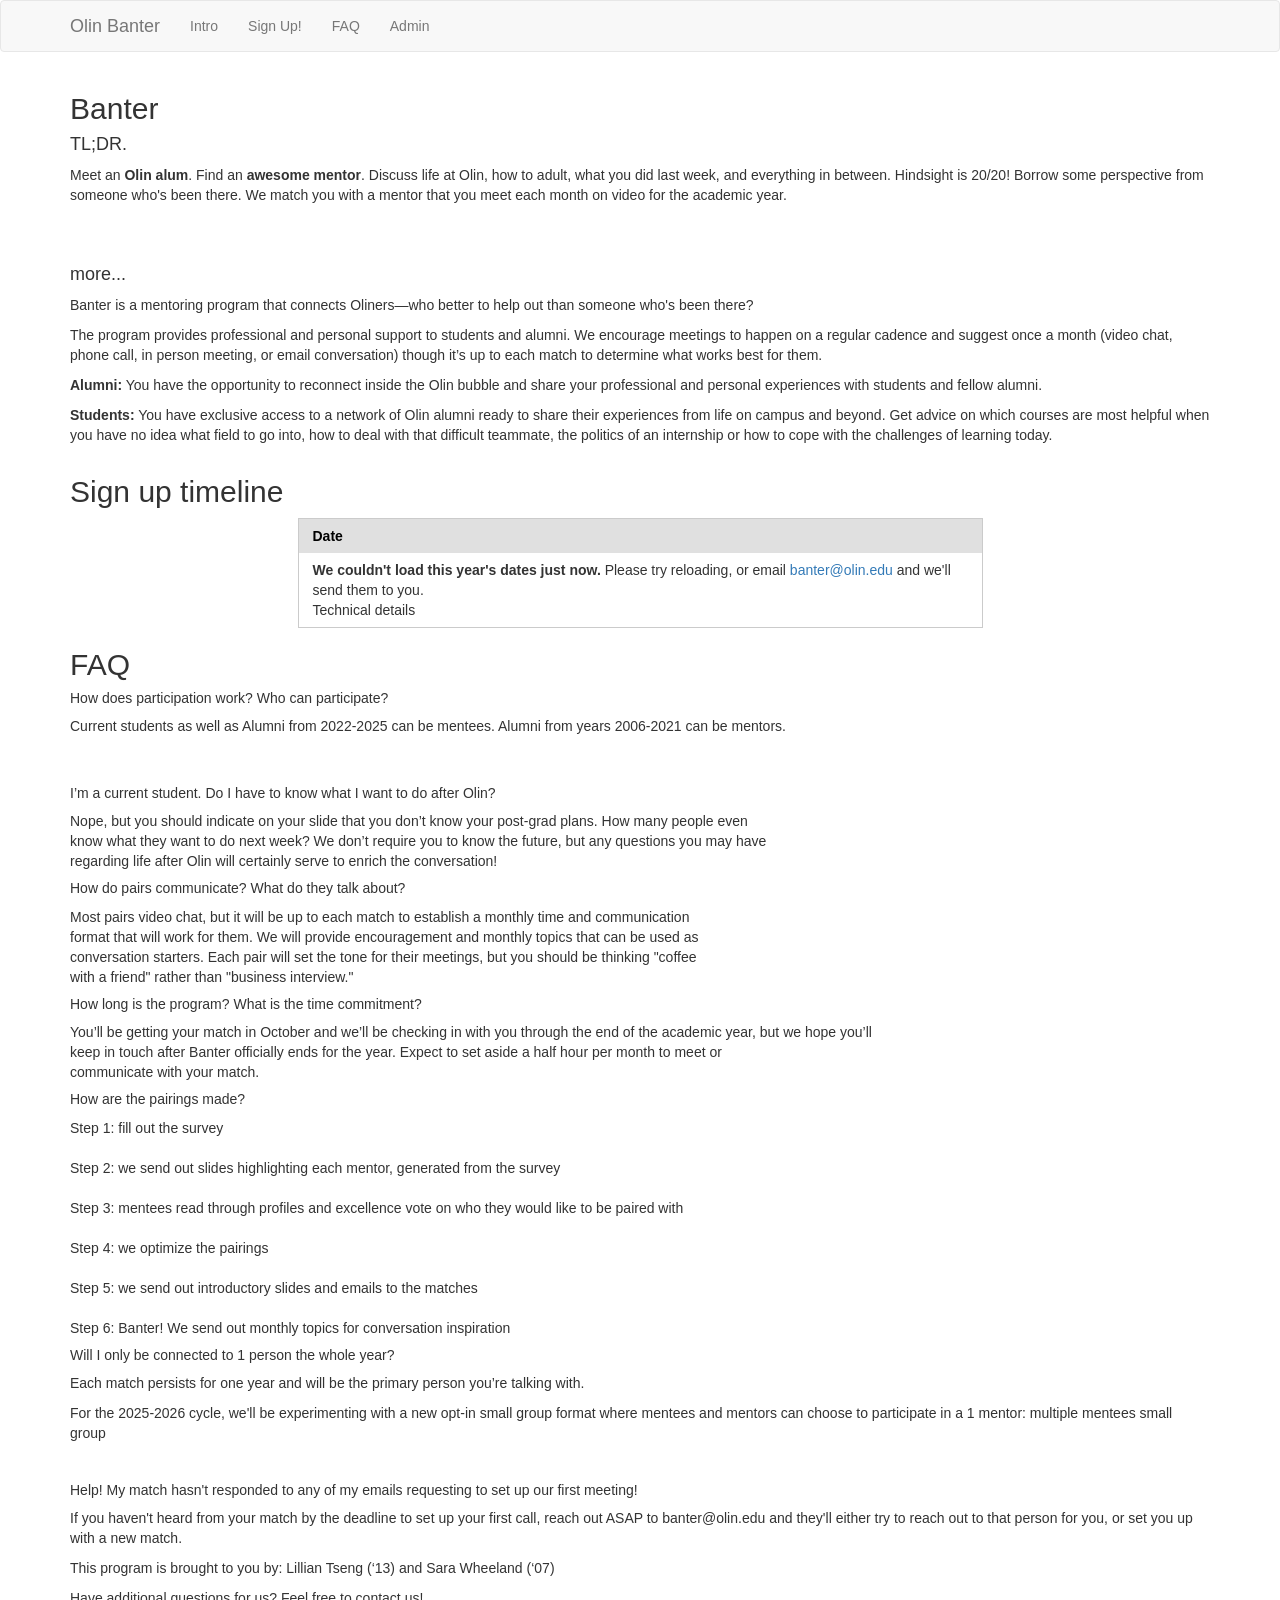
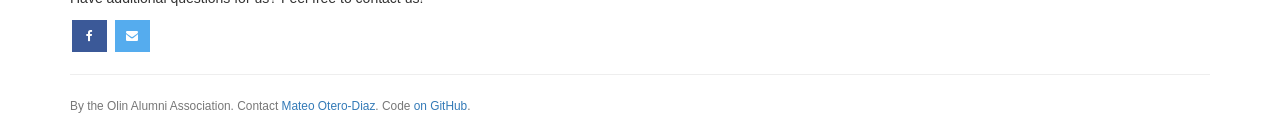
<file: index.html>
<!DOCTYPE html>
<html lang="en">

<head>

  <meta charset="utf-8">
  <title>Olin Banter</title>
  <meta name="description" content="Information on Banter, the Olin Alumni Association's mentoring program">
  <meta property="og:image" content="https://olinalumni.org/img/olin_logo_512.png" />
  <meta property="og:title" content="Olin Banter" />
  <meta property="og:type" content="website" />
  <meta property="og:url" content="https://olinalumni.github.io/" />

  <meta name="viewport" content="width=device-width, initial-scale=1.0">
  <link href="//netdna.bootstrapcdn.com/bootstrap/3.3.4/css/bootstrap.min.css" rel="stylesheet">
  <link href="//netdna.bootstrapcdn.com/font-awesome/4.0.3/css/font-awesome.min.css" rel="stylesheet">
  <link href="https://olinalumni.org/css/style.css" rel="stylesheet">
  <link href="css/banterstyle.css" rel="stylesheet">

  <!-- Fav and touch icons -->
  <link rel="apple-touch-icon-precomposed" sizes="144x144" href="https://olinalumni.org/img/olin_logo_144.png">
  <link rel="apple-touch-icon-precomposed" sizes="114x114" href="https://olinalumni.org/img/olin_logo_114.png">
  <link rel="apple-touch-icon-precomposed" sizes="72x72" href="https://olinalumni.org/img/olin_logo_72.png">
  <link rel="apple-touch-icon-precomposed" href="https://olinalumni.org/img/olin_logo_57.png">
  <link rel="shortcut icon" href="https://olinalumni.org/img/favicon.ico">
  <!-- Script Imports -->
  <script src="https://code.jquery.com/jquery-1.11.2.min.js"></script>
  <script src="//maxcdn.bootstrapcdn.com/bootstrap/3.3.4/js/bootstrap.min.js"></script>
</head>

<body>
  <nav class="navbar navbar-default" role="navigation">
    <div class="container">
      <!-- Brand and toggle get grouped for better mobile display -->
      <div class="navbar-header">
        <button type="button" class="navbar-toggle collapsed" data-toggle="collapse" data-target="#collapse-nav">
          <span class="sr-only">Toggle navigation</span>
          <span class="icon-bar"></span>
          <span class="icon-bar"></span>
          <span class="icon-bar"></span>
        </button>
        <a class="navbar-brand" href="#">Olin Banter</a>
      </div>

      <!-- Collect the nav links, forms, and other content for toggling -->
      <div id="collapse-nav" class="collapse navbar-collapse">
        <ul class="nav navbar-nav">
          <li><a href="#intro">Intro</a></li>
          <li><a href="#matches">Sign Up!</a></li>
          <li><a href="#faq">FAQ</a></li>
          <li><a href="admin/">Admin</a></li>
        </ul>
      </div><!-- /.navbar-collapse -->
    </div><!-- /.container -->
  </nav>

  <div class="container">

    <!-- Intro -->
    <div id="intro" class="section-panel">
      <div class="row">
        <div class="col-sm-12">
          <h2>Banter</h2>
          <h4>TL;DR.</h4>
          <p>Meet an <strong>Olin alum</strong>. Find an <strong>awesome mentor</strong>. Discuss life at Olin, how to
            adult, what you did last week, and everything in between. Hindsight is 20/20! Borrow some perspective from
            someone who's been there. We match you with a mentor that you meet each month on video for the academic
            year.</p>
          <br /><br />
          <h4>more...</h4>
          <p>Banter is a mentoring program that connects Oliners&mdash;who better to help out than someone who's been
            there?</p>
          <p>The program provides professional and personal support to students and alumni. We encourage meetings to
            happen on a regular cadence and suggest once a month (video chat, phone call, in person meeting, or email
            conversation) though it’s up to each match to determine what works best for them.
          <p>

          <p><strong>Alumni:</strong> You have the opportunity to reconnect inside the Olin bubble and share your
            professional and personal experiences with students and fellow alumni.</p>

          <p><strong>Students:</strong> You have exclusive access to a network of Olin alumni ready to share their
            experiences from life on campus and beyond. Get advice on which courses are most helpful when you have no
            idea what field to go into, how to deal with that difficult teammate, the politics of an internship or how
            to cope with the challenges of learning today.</p>
        </div>
      </div>
    </div>

    <!-- Surveys and News -->
    <div id="matches" class="section-panel">
      <div class="row">
        <div class="col-sm-12">
          <h2>Sign up timeline</h2>
          <div class="table-responsive">
            <table id="timeline" class="pure-table pure-table-bordered" aria-busy="true">
              <caption class="sr-only">Banter sign-up deadlines</caption>
              <thead>
                <tr><th scope="col">Date</th></tr>
              </thead>
              <tbody>
                <tr><td>Loading this year's dates&hellip;</td></tr>
              </tbody>
            </table>
          </div>
          <script type="module">
            import { loadCycle, renderTimeline, renderTimelineError, renderFaq } from './js/banter.js';
            const table = document.getElementById('timeline');
            const faqBody = document.getElementById('faq-body');
            loadCycle().then((cycle) => { renderTimeline(table, cycle); renderFaq(faqBody, cycle); return cycle; })
              .catch((err) => renderTimelineError(table, err));
          </script>
        </div>
      </div>
    </div>
    <!-- FAQ -->
    <div id="faq" class="section-panel">
      <div class="row">
        <div class="col-sm-12">
          <h2>FAQ</h2>
          <div id="faq-body">
          
          <h5>How does participation work? Who can participate?</h5>
            <p> Current students as well as Alumni from 2022-2025 can be mentees. Alumni from years 2006-2021 can be mentors.
              <br />
            </p>
          
          <h5>I’m a current student. Do I have to know what I want to do after Olin?</h5>
          <p> Nope, but you should indicate on your slide that you don’t know your post-grad plans. How many people even
            know what they want to do next week? We don’t require you to know the future, but any questions you may have
            regarding life after Olin will certainly serve to enrich the conversation!</p>
          <h5>How do pairs communicate? What do they talk about?</h5>
          <p> Most pairs video chat, but it will be up to each match to establish a monthly time and communication
            format that will work for them. We will provide encouragement and monthly topics that can be used as
            conversation starters. Each pair will set the tone for their meetings, but you should be thinking "coffee
            with a friend" rather than "business interview."</p>
          <h5>How long is the program? What is the time commitment?</h5>
          <p> You’ll be getting your match in October and we’ll be checking in with you through the end of the academic year, but we hope you’ll
            keep in touch after Banter officially ends for the year. Expect to set aside a half hour per month to meet or
            communicate with your match.</p>
          
          <h5>How are the pairings made?</h5>
          <p> Step 1: fill out the survey
            <br />Step 2: we send out slides highlighting each mentor, generated from the survey
            <br />Step 3: mentees read through profiles and excellence vote on who they would like to be paired with
            <br />Step 4: we optimize the pairings
            <br />Step 5: we send out introductory slides and emails to the matches
            <br />Step 6: Banter! We send out monthly topics for conversation inspiration
          </p>
          <h5>Will I only be connected to 1 person the whole year?</h5>
          <p> Each match persists for one year and will be the primary person you’re talking with.</p>
		  <p> For the 2025-2026 cycle, we'll be experimenting with a new opt-in small group format where mentees and mentors can choose to participate in a 1 mentor: multiple mentees small group </p>
          <br>
          <h5>Help! My match hasn't responded to any of my emails requesting to set up our first meeting!</h5>
          <p> If you haven't heard from your match by the deadline to set up your first call, reach out ASAP to banter@olin.edu and they'll either try to reach out to that person for you, or set you up with a new match.</p>
          <p> This program is brought to you by: Lillian Tseng (‘13) and Sara Wheeland (‘07) </p>
          <p> Have additional questions for us? Feel free to contact us! </p>

          <!-- Add font awesome icons -->
          <a href="https://www.facebook.com/groups/olinbanter" class="fa fa-facebook"></a>
          <a href="mailto:banter@olin.edu" class="fa fa-envelope"></a>
          </div>

        </div>
      </div>
    </div>





    <div class="row">
      <div class="col-xs-12">
        <hr>
        <p id="footer" class="text-muted"><small>By the Olin Alumni Association. Contact <a
              href="https://github.com/moterodiaz">Mateo Otero-Diaz</a>. Code <a
              href="https://github.com/olinalumni/olinalumni.github.io">on GitHub</a>.</small></p>
      </div>
    </div>
  </div>

</body>

</html>
</file>
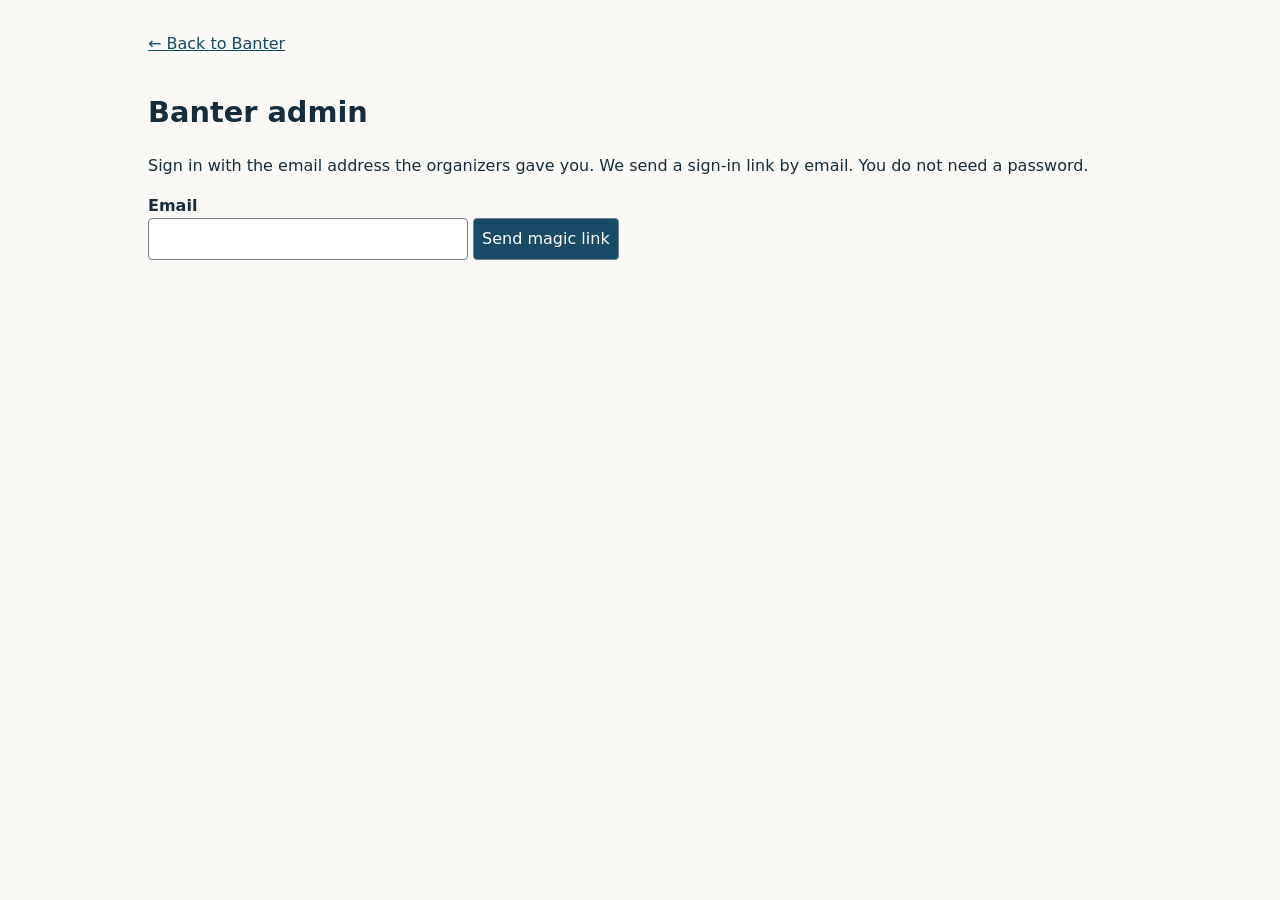
<file: admin/index.html>
<!doctype html>
<html lang="en">
<head>
  <meta charset="utf-8">
  <meta name="viewport" content="width=device-width, initial-scale=1">
  <title>Banter admin · Olin Alumni</title>
  <link rel="shortcut icon" href="https://olinalumni.org/img/favicon.ico">
  <!--
    This URL is public. Anyone can load it and read every line of this
    source, and that is fine — nothing on this page is secret. The only
    thing standing between a stranger and the applications table is RLS on
    the server. If RLS is right, a guessable URL doesn't hurt; if it's
    wrong, a secret URL doesn't help. Don't "fix" this by hiding the link.
  -->
  <style>
    * { box-sizing: border-box; }
    body { margin: 0; color: #172d3b; background: #faf9f6; font: 1rem/1.5 system-ui, sans-serif; }
    main { max-width: 64rem; margin: 2rem auto; padding: 0 1.25rem 3rem; }
    h1 { font-size: 1.8rem; }
    h2 { font-size: 1.3rem; margin-top: 2.5rem; }
    a.back { display: inline-block; margin-bottom: 1rem; color: #174b66; }
    label { display: block; font-weight: 600; margin-top: 1rem; }
    input, select, button, textarea { font: inherit; padding: .5rem; border: 1px solid #71818a; border-radius: .25rem; }
    button { background: #174b66; color: white; cursor: pointer; }
    button.secondary { background: white; color: #174b66; }
    button.remove { background: #a00; }
    table { border-collapse: collapse; width: 100%; margin-top: 1rem; }
    th, td { border: 1px solid #cbcbcb; padding: .4rem .6rem; text-align: left; vertical-align: top; }
    th { background: #e0e0e0; position: sticky; top: 0; z-index: 1; }
    pre { white-space: pre-wrap; word-break: break-word; max-width: 36rem; margin: 0; }
    progress { display: block; width: 100%; max-width: 24rem; }
    .row-inline { display: flex; gap: .5rem; flex-wrap: wrap; align-items: center; }
    .row-inline input { flex: 1 1 8rem; }
    #login-panel input[type=email] { width: 20rem; max-width: 100%; }
    #not-authorized { background: #fff3e0; border: 1px solid #d98c00; border-radius: .25rem; padding: 1rem; }
    #save-status, #login-status, #decks-status, #decks-pipeline-status, #matches-status, #matching-pipeline-status { min-height: 1.5rem; }
    #save-status.error { color: #a00; font-weight: 600; }
    .table-responsive { overflow-x: auto; cursor: grab; scrollbar-width: thin; }
    .table-responsive:active { cursor: grabbing; }
    .table-responsive::-webkit-scrollbar { height: 10px; }
    .table-responsive::-webkit-scrollbar-thumb { background: #b7c0c4; border-radius: 5px; }
    .table-responsive.responses-scroll { max-height: 26rem; overflow-y: auto; }
    .deck-row.pending { background: #fff8e1; }
    .deck-row.approved { background: #eefbea; }
    [hidden] { display: none !important; }
    #filters { margin-top: 1rem; display: flex; gap: .75rem; flex-wrap: wrap; align-items: center; }
    .deadline-groups { display: flex; flex-wrap: wrap; gap: 2rem; margin-top: 1rem; }
    .deadline-group { flex: 1 1 14rem; }
    .deadline-group h4 { margin: 0 0 .5rem; font-size: 1rem; }
    .deadline-fields { display: flex; gap: .75rem; }
    .deadline-fields > div { flex: 1; }
    #window-status { gap: 1.5rem; }
    .window-item { padding: .6rem 1rem; border: 1px solid #cbcbcb; border-radius: .25rem; background: white; }
    #window-status-message { min-height: 1.5rem; }
    #download-decks-status, #download-matches-status { min-height: 1.5rem; }
  </style>
</head>
<body>
<main>
  <a class="back" href="../">&larr; Back to Banter</a>
  <h1>Banter admin</h1>

  <section id="login-panel">
    <p>Sign in with the email address the organizers gave you. We send a sign-in link by email. You do not need a password.</p>
    <form id="login-form">
      <label for="login-email">Email</label>
      <input id="login-email" type="email" required autocomplete="email">
      <button type="submit">Send magic link</button>
    </form>
    <p id="login-status" role="status" aria-live="polite"></p>
  </section>

  <section id="not-authorized" hidden>
    <p><strong>No admin privileges provisioned.</strong></p>
    <p>You are signed in as <strong id="not-authorized-email"></strong>. If this looks wrong, email
      <a href="mailto:banter@olin.edu">banter@olin.edu</a>.</p>
    <button id="sign-out-1" type="button" class="secondary">Sign out</button>
  </section>

  <section id="dashboard" hidden>
    <p class="row-inline">Signed in as <strong id="admin-email"></strong>
      <button id="sign-out-2" type="button" class="secondary">Sign out</button></p>

    <h2>Sign-up timeline</h2>
    <p>Edit the deadlines shown on the public Banter page. Each date field uses your browser's date picker.
      You cannot enter an invalid date.</p>

    <label for="cycle-year">Year (shown in the table header)</label>
    <input id="cycle-year" type="number" min="2000" max="2100">

    <div class="row-inline" style="margin-top:1rem">
      <div><label for="col-0">Column 1 header</label><input id="col-0" type="text"></div>
      <div><label for="col-1">Column 2 header</label><input id="col-1" type="text"></div>
      <div><label for="col-2">Column 3 header</label><input id="col-2" type="text"></div>
    </div>

    <h3>Form links</h3>
    <div class="table-responsive">
      <table id="form-links-table">
        <thead><tr><th>Form</th><th>URL</th></tr></thead>
        <tbody id="form-links-body"></tbody>
      </table>
    </div>

    <div class="table-responsive">
      <table id="editor-table">
        <thead>
          <tr>
            <th>Date</th>
            <th>End date</th>
            <th>Display override</th>
            <th>Column 1</th>
            <th>Column 2</th>
            <th>Column 3</th>
            <th></th>
          </tr>
        </thead>
        <tbody id="editor-rows"></tbody>
      </table>
    </div>
    <p><button id="add-row" type="button" class="secondary">Add milestone</button></p>
    <h3>FAQ</h3>
    <p><small>Start each question with <code>Q:</code>. Blank line = new paragraph.</small></p>
    <textarea id="faq-text" rows="8" style="width:100%;max-width:40rem"></textarea>
    <label for="faq-footer">FAQ credit and contact text</label><textarea id="faq-footer" rows="3"></textarea>

    <p class="row-inline">
      <button id="save-cycle" type="button">Save</button>
      <button id="preview-cycle" type="button" class="secondary">Preview</button>
    </p>
    <p id="save-status" role="status" aria-live="polite"></p>

    <div id="preview-wrap" hidden>
      <h3>Preview</h3>
      <div class="table-responsive">
        <table id="preview-table" class="pure-table pure-table-bordered">
          <thead><tr><th>Date</th></tr></thead>
          <tbody><tr><td>—</td></tr></tbody>
        </table>
      </div>
    </div>

    <h2>Mentor decks</h2>
    <p>Generate profile decks after the mentor deadline closes. Review each deck before it becomes visible to
      mentees. If you regenerate a deck, its approval resets, and it needs a new review. Approving a cohort's
      decks for the first time also opens that cohort's application window below. The two mentee cohorts are
      independent. Approving one does not affect the other.</p>
    <h3>Application windows</h3>
    <div id="window-status" class="row-inline"></div>
    <p id="window-status-message" role="status" aria-live="polite"></p>
    <p class="row-inline">
      <button id="generate-decks" type="button">Generate mentor decks</button>
    </p>
    <p id="decks-pipeline-status" role="status" aria-live="polite"></p>
    <p id="decks-status" role="status" aria-live="polite"></p>
    <div class="table-responsive">
      <table id="decks-table">
        <thead>
          <tr><th>Deck</th><th>Cohort</th><th>Audience</th><th>Generated</th><th>Status</th><th></th></tr>
        </thead>
        <tbody></tbody>
      </table>
    </div>
    <p class="row-inline">
      <button id="download-all-decks" type="button" class="secondary">Download all decks</button>
    </p>
    <p id="download-decks-status" role="status" aria-live="polite"></p>

    <h3>Import edited decks</h3>
    <p>To fix a deck, download it, edit it, then click <strong>Replace&hellip;</strong> on that deck's row
      and choose the corrected .pptx. The file name doesn't matter. Replacing resets approval.</p>
    <input id="replace-picker" type="file" hidden accept=".pptx,application/vnd.openxmlformats-officedocument.presentationml.presentation">
    <p id="import-status" role="status" aria-live="polite"></p>
    <ul id="import-results"></ul>

    <h2>Matches</h2>
    <p>Run the algorithm. Check the results below. If something needs fixing, download and edit the results by
      hand. Approve the results when they are ready. Only the approve action sends emails.</p>
    <p class="row-inline">
      <button id="generate-matches" type="button" class="secondary">Generate matches</button>
    </p>
    <p id="matching-pipeline-status" role="status" aria-live="polite"></p>
    <p id="matches-status" role="status" aria-live="polite"></p>
    <p id="unmatched-status" role="status" aria-live="polite"></p>
    <div class="table-responsive">
      <table id="matches-table">
        <thead>
          <tr><th>Mentor</th><th>Mentee</th><th>Cohort</th><th>Score</th><th>Matched</th></tr>
        </thead>
        <tbody></tbody>
      </table>
    </div>
    <p class="row-inline">
      <button id="download-matches" type="button" class="secondary">Download matches (CSV)</button>
    </p>
    <p id="download-matches-status" role="status" aria-live="polite"></p>

    <h3>Import edited matches</h3>
    <p>If a pairing is wrong, download the CSV above. Edit it in a spreadsheet. Import it back here. The
      imported file replaces every match in the table above. The system checks the whole file first. If a
      problem exists, the system changes nothing and lists every problem.</p>
    <input id="import-matches-input" type="file" accept=".csv,text/csv">
    <p class="row-inline">
      <button id="import-matches-btn" type="button">Import CSV</button>
    </p>
    <p id="matches-import-status" role="status" aria-live="polite"></p>
    <ul id="matches-import-results"></ul>

    <p class="row-inline">
      <button id="approve-matches" type="button">Approve &amp; send emails</button>
    </p>
    <p><small>This emails a match announcement to every pair in the table above. It does not run the algorithm
      again. The system sends exactly what you see there, including any manual corrections.</small></p>

    <h2>Applications</h2>
    <div id="filters">
      <label style="margin:0" for="filter-cohort">Cohort</label>
      <select id="filter-cohort">
        <option value="">All</option>
        <option value="students">Current students</option>
        <option value="young_alums">Recent alumni (mentee)</option>
        <option value="mentor_alums">Alumni mentors</option>
        <option value="alumni">Alumni (mentor pool)</option>
      </select>
      <label style="margin:0" for="filter-text">Search</label>
      <input id="filter-text" type="search" placeholder="name, email, major…">
      <button id="export-csv" type="button" class="secondary">Export CSV</button>
    </div>
    <h3>Mentor selection</h3>
    <p id="choices-status" role="status" aria-live="polite"></p>
    <div class="table-responsive">
      <table id="choices-table">
        <thead>
          <tr><th>Name</th><th>Email</th><th>Cohort</th><th>Choices submitted</th></tr>
        </thead>
        <tbody></tbody>
      </table>
    </div>
    <p id="responses-status" role="status" aria-live="polite"></p>
    <div class="table-responsive responses-scroll">
      <table id="responses-table">
        <thead>
          <tr>
            <th>Name</th><th>Email</th><th>Cohort</th><th>Grad year</th><th>Major</th><th>Time zone</th><th>Submitted</th><th></th>
          </tr>
        </thead>
        <tbody></tbody>
      </table>
    </div>
  </section>
</main>

<script type="module">
  import { createClient } from 'https://esm.sh/@supabase/supabase-js@2.58.0';
  import { SUPABASE_URL, ANON_KEY, renderTimeline, SAFE_HREF, todayET, deriveDeadlines, deriveDeckWindows, deriveChoicesWindow, cohortFromHref, FORM_LINKS, normalizeHref, resolveHref, textToFaq, faqToText } from '../js/banter.js';

  const sb = createClient(SUPABASE_URL, ANON_KEY);
  const CYCLE_KEY = 'banter_cycle';

  const loginPanel = document.getElementById('login-panel');
  const notAuthorized = document.getElementById('not-authorized');
  const dashboard = document.getElementById('dashboard');

  // --- Auth ---------------------------------------------------------------

  document.getElementById('login-form').addEventListener('submit', async (e) => {
    e.preventDefault();
    const email = document.getElementById('login-email').value.trim();
    const status = document.getElementById('login-status');
    status.textContent = 'Sending…';
    try {
      const { error } = await sb.auth.signInWithOtp({
        email,
        options: {
          emailRedirectTo: location.origin + location.pathname,
          shouldCreateUser: false,
        },
      });
      status.textContent = error
        ? `Couldn't send a link: ${error.message}`
        : `Check ${email} for a sign-in link.`;
    } catch (err) {
      // signInWithOtp can reject outright (network blip, blocked request)
      // instead of resolving to {error} -- without this catch that left
      // status stuck on "Sending..." forever with nothing shown.
      console.error('signInWithOtp threw', err);
      status.textContent = `Couldn't send a link: ${err.message || err}`;
    }
  });

  for (const id of ['sign-out-1', 'sign-out-2']) {
    document.getElementById(id).addEventListener('click', () => sb.auth.signOut());
  }

  function render(session) {
    loginPanel.hidden = !!session;
    if (!session) {
      notAuthorized.hidden = true;
      dashboard.hidden = true;
      return;
    }
    const isAdmin = session.user.app_metadata?.role === 'admin';
    notAuthorized.hidden = isAdmin;
    dashboard.hidden = !isAdmin;
    if (!isAdmin) {
      document.getElementById('not-authorized-email').textContent = session.user.email;
      return;
    }
    document.getElementById('admin-email').textContent = session.user.email;
    loadDashboard();
  }

  sb.auth.getSession().then(({ data: { session } }) => render(session));
  sb.auth.onAuthStateChange((event, session) => {
    // TOKEN_REFRESHED fires silently in the background while a tab stays
    // open. render() -> loadDashboard() -> loadCycleIntoEditor() wipes and
    // repopulates the deadline editor's rows, discarding unsaved edits.
    // Only react to events that actually change who is signed in.
    if (event === 'TOKEN_REFRESHED') return;
    render(session);
  });

  // --- Deadline editor ------------------------------------------------------

  const editorRows = document.getElementById('editor-rows');

  function addRow(m = {}) {
    const cells = m.cells || [{}, {}, {}];
    const esc = (v) => String(v || '').replace(/&/g, '&amp;').replace(/"/g, '&quot;');
    const tr = document.createElement('tr');
    tr.innerHTML = `
      <td><input type="date" class="m-date" value="${esc(m.date || '')}"></td>
      <td><input type="date" class="m-end" value="${esc(m.end || '')}"></td>
      <td><input type="text" class="m-display" value="${esc(m.display || '')}" placeholder="e.g. ~Monthly through May"></td>
      <td><button type="button" class="remove">Remove</button></td>
    `;
    tr.querySelector('.remove').addEventListener('click', () => { tr.remove(); refreshFormLinks(); });
    tr.querySelector('.m-date').addEventListener('change', refreshFormLinks);
    tr.querySelector('.m-end').addEventListener('change', refreshFormLinks);
    const removeTd = tr.lastElementChild;
    for (let i = 0; i < 3; i++) {
      const cell = cells[i] || {};
      const norm = normalizeHref(cell.href || '');
      const isCustom = !!(norm && !FORM_LINKS.some((f) => f.path === norm));
      const td = document.createElement('td');
      const label = document.createElement('input');
      label.type = 'text'; label.className = 'm-label'; label.dataset.col = i;
      label.value = cell.label || ''; label.placeholder = 'label';
      const sel = document.createElement('select');
      sel.className = 'm-href-select'; sel.dataset.col = i;
      const noneOpt = document.createElement('option'); noneOpt.value = ''; noneOpt.textContent = '(none)';
      sel.appendChild(noneOpt);
      for (const f of FORM_LINKS) {
        const opt = document.createElement('option'); opt.value = f.path; opt.textContent = f.label;
        sel.appendChild(opt);
      }
      const customOpt = document.createElement('option'); customOpt.value = 'custom'; customOpt.textContent = 'Custom URL…';
      sel.appendChild(customOpt);
      sel.value = isCustom ? 'custom' : (norm || '');
      const customInput = document.createElement('input');
      customInput.type = 'url'; customInput.className = 'm-href-custom'; customInput.dataset.col = i;
      customInput.placeholder = 'https://…'; customInput.value = isCustom ? norm : '';
      customInput.hidden = !isCustom;
      sel.addEventListener('change', () => { customInput.hidden = sel.value !== 'custom'; refreshFormLinks(); });
      customInput.addEventListener('input', refreshFormLinks);
      td.append(label, sel, customInput);
      tr.insertBefore(td, removeTd);
    }
    editorRows.appendChild(tr);
  }

  document.getElementById('add-row').addEventListener('click', () => addRow());


  function readCycleForm() {
    const columns = [0, 1, 2].map((i) => document.getElementById(`col-${i}`).value.trim());
    const milestones = [...editorRows.querySelectorAll('tr')].map((tr) => ({
      date: tr.querySelector('.m-date').value,
      end: tr.querySelector('.m-end').value || undefined,
      display: tr.querySelector('.m-display').value.trim() || undefined,
      cells: [0, 1, 2].map((i) => {
        const label = tr.querySelector(`.m-label[data-col="${i}"]`).value.trim();
        const sel = tr.querySelector(`.m-href-select[data-col="${i}"]`);
        const href = sel.value === 'custom'
          ? tr.querySelector(`.m-href-custom[data-col="${i}"]`).value.trim()
          : sel.value;
        if (!label) return {};
        return href ? { label, href } : { label };
      }),
    }));
    return {
      year: Number(document.getElementById('cycle-year').value),
      columns,
      faq: textToFaq(document.getElementById('faq-text').value),
      faq_footer: document.getElementById('faq-footer').value,
      milestones: milestones.sort((a, b) => (a.date || '9999').localeCompare(b.date || '9999')),
    };
  }

  function validateCycle(cycle) {
    if (!cycle.milestones.length) return 'Add at least one milestone.';
    for (let i = 0; i < cycle.milestones.length; i++) {
      const m = cycle.milestones[i];
      if (!m.date) return `Row ${i + 1}: pick a date.`;
      if (m.end && m.end < m.date) return `Row ${i + 1}: end date must be on or after the start date.`;
      for (const cell of m.cells) {
        if (cell.href) {
          // apply/decks paths (our own forms) are always safe; everything
          // else is validated as-is so bare tokens like `foo` are rejected.
          const norm = normalizeHref(cell.href);
          if (!/^(apply|decks)[/?]/.test(norm) && !SAFE_HREF.test(cell.href)) {
            return `Row ${i + 1}: that link doesn't look like a valid URL.`;
          }
        }
      }
    }
    return null;
  }

  document.getElementById('save-cycle').addEventListener('click', async () => {
    const status = document.getElementById('save-status');
    let cycle;
    try { cycle = readCycleForm(); } catch (e) {
      status.textContent = e.message; status.classList.add('error'); return;
    }
    const problem = validateCycle(cycle);
    if (problem) {
      status.textContent = problem;
      status.classList.add('error');
      return;
    }
    status.classList.remove('error');
    status.textContent = 'Saving…';
    const { data: latest, error: readError } = await sb.from('site_config').select('value').eq('key', CYCLE_KEY).maybeSingle();
    if (readError || !latest) {
      status.textContent = `Couldn't load current settings: ${readError?.message || 'no config row found'}`;
      status.classList.add('error');
      return;
    }
    cycle.deadlines = deriveDeadlines(cycle.milestones, latest.value.deadlines || {});
    cycle.deckWindows = deriveDeckWindows(cycle.milestones);
    cycle.choicesWindow = deriveChoicesWindow(cycle.milestones);
    const { data, error } = await sb.from('site_config')
      .update({ value: cycle, updated_at: new Date().toISOString() })
      .eq('key', CYCLE_KEY).select();
    if (error || !data?.length) {
      status.textContent = `Couldn't save: ${error?.message || 'no config row was updated'}`;
      status.classList.add('error');
      return;
    }
    currentCycle = cycle;
    renderFormLinks(cycle);
    status.textContent = `Saved at ${new Date().toLocaleTimeString()}.`;
  });

  document.getElementById('preview-cycle').addEventListener('click', () => {
    const wrap = document.getElementById('preview-wrap');
    const status = document.getElementById('save-status');
    let cycle;
    try { cycle = readCycleForm(); } catch (e) {
      status.textContent = e.message; status.classList.add('error'); wrap.hidden = true; return;
    }
    const problem = validateCycle(cycle);
    if (problem) {
      status.textContent = problem;
      status.classList.add('error');
      wrap.hidden = true;
      return;
    }
    renderTimeline(document.getElementById('preview-table'), cycle);
    wrap.hidden = false;
  });

  let currentCycle = {};

  function readMilestonesFromForm() {
    return [...editorRows.querySelectorAll('tr')].map((tr) => ({
      date: tr.querySelector('.m-date').value,
      end: tr.querySelector('.m-end').value || undefined,
      cells: [0, 1, 2].map((i) => {
        const sel = tr.querySelector(`.m-href-select[data-col="${i}"]`);
        if (!sel) return {};
        const href = sel.value === 'custom'
          ? (tr.querySelector(`.m-href-custom[data-col="${i}"]`)?.value.trim() || '')
          : sel.value;
        return href ? { href } : {};
      }),
    }));
  }

  // cohort param on a decks link (parallel to cohortFromHref for apply links).
  const deckCohortFromHref = (href) => href?.match(/(^|\/)decks\/?\?[^#]*\bcohort=([a-z_]+)/)?.[2];

  const refreshFormLinks = () =>
    renderFormLinks({ milestones: readMilestonesFromForm(), deadlines: currentCycle.deadlines });

  function renderFormLinks(cycle) {
    const tbody = document.getElementById('form-links-body');
    tbody.innerHTML = '';
    const today = todayET();

    for (const f of FORM_LINKS) {
      const resolved = resolveHref(f.path);
      const cohort = cohortFromHref(f.path);
      const deckCohort = deckCohortFromHref(f.path);
      // isLinked: use cohort-based match so extra query params (e.g. ?source=t) don't break it.
      const isLinked = (cycle.milestones || []).some(m => m.cells?.some(c =>
        cohort ? cohortFromHref(c.href) === cohort
        : deckCohort ? deckCohortFromHref(c.href) === deckCohort
        : normalizeHref(c.href) === f.path
      ));

      const tr = document.createElement('tr');
      const labelTd = document.createElement('td'); labelTd.textContent = f.label;
      const urlTd = document.createElement('td');
      const code = document.createElement('code'); code.textContent = resolved || f.path;
      const copyBtn = document.createElement('button');
      copyBtn.type = 'button'; copyBtn.className = 'secondary'; copyBtn.textContent = 'Copy';
      copyBtn.style.marginLeft = '.5rem';
      copyBtn.addEventListener('click', () => navigator.clipboard.writeText(resolved || f.path).catch(() => {}));
      urlTd.append(code, copyBtn);

      if (!isLinked) {
        const warn = document.createElement('span'); warn.textContent = ' — not linked on timeline';
        labelTd.appendChild(warn);
        if (cohort === 'students' || cohort === 'young_alums') {
          const addBtn = document.createElement('button');
          addBtn.type = 'button'; addBtn.className = 'secondary'; addBtn.textContent = 'Add row';
          addBtn.style.marginLeft = '.5rem';
          addBtn.addEventListener('click', () => {
            const formMilestones = readMilestonesFromForm();
            const isLinkedFn = (role) => formMilestones.some(m => m.cells?.some(c => cohortFromHref(c.href) === role));
            const colFn = (role) => { for (const m of formMilestones) for (let i = 0; i < (m.cells || []).length; i++) if (cohortFromHref(m.cells[i]?.href) === role) return i; return -1; };
            const sCol = colFn('students') >= 0 ? colFn('students') : 1;
            const yCol = colFn('young_alums') >= 0 ? colFn('young_alums') : (sCol !== 2 ? 2 : 0);
            // Each missing cohort gets its own row with its own close — never
            // borrowed from the other cohort or defaulted to today, which
            // would derive a window that closes before decks are approved.
            const addFor = (role, col) => {
              const d = currentCycle.deadlines?.[role] || {};
              const label = role === 'students' ? 'student' : 'recent-alumni';
              let end = d.close;
              if (!end) {
                const v = prompt(`Close date for the ${label} mentee survey (YYYY-MM-DD):`);
                if (v === null) return;
                if (!/^\d{4}-\d{2}-\d{2}$/.test(v.trim())) { alert('Use YYYY-MM-DD.'); return; }
                end = v.trim();
              }
              if (d.open && end < d.open) { alert(`That close is before the ${label} window opened (${d.open}).`); return; }
              if (end < today) { alert('That close is in the past — the survey would show as already closed.'); return; }
              const cells = [{}, {}, {}];
              cells[col] = { label: 'Mentee survey', href: `apply/?cohort=${role}` };
              addRow({ date: d.open || today, end, cells });
            };
            if (!isLinkedFn('students')) addFor('students', sCol);
            if (!isLinkedFn('young_alums')) addFor('young_alums', yCol);
            refreshFormLinks();
          });
          labelTd.appendChild(addBtn);
        }
      }
      tr.append(labelTd, urlTd);
      tbody.appendChild(tr);
    }
  }

  async function loadCycleIntoEditor() {
    const { data, error } = await sb.from('site_config').select('value').eq('key', CYCLE_KEY).maybeSingle();
    const status = document.getElementById('save-status');
    if (error || !data) {
      status.textContent = `Couldn't load the current timeline: ${error?.message || 'no config row found'}.`;
      status.classList.add('error');
      return;
    }
    const cycle = data.value;
    currentCycle = cycle;
    document.getElementById('cycle-year').value = cycle.year || '';
    [0, 1, 2].forEach((i) => { document.getElementById(`col-${i}`).value = cycle.columns?.[i] || ''; });
    document.getElementById('faq-footer').value = cycle.faq_footer || '';
    document.getElementById('faq-text').value = faqToText(cycle.faq);
    editorRows.innerHTML = '';
    (cycle.milestones || []).forEach((m) => addRow(m));
    if (!cycle.milestones?.length) addRow();
    renderWindowStatus(cycle);
    renderFormLinks(cycle);
  }

  async function saveMilestonesQuick(audience, edit) {
    const status = document.getElementById('window-status-message');
    const { data: latest, error: readError } = await sb.from('site_config').select('value').eq('key', CYCLE_KEY).maybeSingle();
    if (readError || !latest) { status.textContent = `Could not read current settings: ${readError?.message || 'no config row found'}.`; return; }
    const cycle = JSON.parse(JSON.stringify(latest.value));
    // A row can link several audiences; editing its shared dates would move
    // the other windows too. Split this audience's cells into a dedicated
    // row first so the edit only ever touches this audience's milestones.
    const splits = [];
    for (const m of cycle.milestones || []) {
      const cells = m.cells || [];
      if (!cells.some((c) => cohortFromHref(c.href) === audience)) continue;
      if (!cells.some((c) => { const r = cohortFromHref(c.href); return r && r !== audience; })) continue;
      splits.push([m, {
        date: m.date,
        end: m.end,
        display: m.display,
        cells: cells.map((c) => (cohortFromHref(c.href) === audience ? c : {})),
      }]);
      m.cells = cells.map((c) => (cohortFromHref(c.href) === audience ? {} : c));
    }
    for (const [m, mine] of splits) cycle.milestones.splice(cycle.milestones.indexOf(m) + 1, 0, mine);
    const linked = cycle.milestones?.filter((m) => m.cells?.some((c) => cohortFromHref(c.href) === audience)) || [];
    if (!linked.length) { status.textContent = `No milestone links to ${audience.replace('_', ' ')}.`; return; }
    linked.sort((a, b) => (b.end || b.date || '').localeCompare(a.end || a.date || ''));
    // Close derives from the *latest* linked row, so the edit must reach every
    // row that could keep the window in its current state — not just the last.
    linked.forEach((row, i) => edit(row, i === 0));
    cycle.milestones.sort((a, b) => (a.date || '9999').localeCompare(b.date || '9999'));
    const updated = { ...cycle, deadlines: deriveDeadlines(cycle.milestones, cycle.deadlines || {}), deckWindows: deriveDeckWindows(cycle.milestones), choicesWindow: deriveChoicesWindow(cycle.milestones) };
    const { data, error } = await sb.from('site_config').update({ value: updated, updated_at: new Date().toISOString() }).eq('key', CYCLE_KEY).select();
    if (error || !data?.length) { status.textContent = `Could not save: ${error?.message || 'no config row was updated'}`; return; }
    status.textContent = '';
    await loadCycleIntoEditor();
  }

  // --- Mentee application windows, opened by deck approval, not a date ------

  function windowState(d) {
    if (!d?.open) return 'not yet open';
    const today = todayET();
    if (d.close && today > d.close) return `closed ${d.close}`;
    return `open since ${d.open}`;
  }

  function renderWindowStatus(cycle) {
    const el = document.getElementById('window-status');
    el.innerHTML = '';
    const labels = { students: 'Current students', young_alums: 'Recent alumni' };
    for (const audience of ['students', 'young_alums']) {
      const d = cycle.deadlines?.[audience] || {};
      const state = windowState(d);
      const div = document.createElement('div');
      div.className = 'window-item';
      div.innerHTML = `<strong>${labels[audience]}:</strong> ${state} `;
      if (d.open) {
        const isClosed = state.startsWith('closed');
        const btn = document.createElement('button');
        btn.type = 'button';
        btn.className = 'secondary';
        btn.textContent = isClosed ? 'Open now' : 'Close now';
        btn.addEventListener('click', () => (isClosed
          ? openWindowNow(audience, labels[audience])
          : closeWindowNow(audience, labels[audience])));
        div.appendChild(btn);
      }
      el.appendChild(div);
    }
  }

  async function maybeAutoOpenWindow(audience) {
    if (audience !== 'students' && audience !== 'young_alums') return;
    const { data, error } = await sb.from('site_config').select('value').eq('key', CYCLE_KEY).maybeSingle();
    const status = document.getElementById('window-status-message');
    if (error || !data) { status.textContent = `Could not read current settings: ${error?.message || 'no config row found'}.`; return; }
    if (data.value.deadlines?.[audience]?.open) return;
    const cycle = JSON.parse(JSON.stringify(data.value));
    const deadlines = { ...cycle.deadlines, [audience]: { ...cycle.deadlines?.[audience], open: todayET() } };
    const { data: saved, error: writeError } = await sb.from('site_config').update({ value: { ...cycle, deadlines: deriveDeadlines(cycle.milestones, deadlines), deckWindows: deriveDeckWindows(cycle.milestones), choicesWindow: deriveChoicesWindow(cycle.milestones) }, updated_at: new Date().toISOString() }).eq('key', CYCLE_KEY).select();
    if (writeError || !saved?.length) { status.textContent = `Could not save: ${writeError?.message || 'no config row was updated'}.`; return; }
    status.textContent = '';
    await loadCycleIntoEditor();
  }

  async function closeWindowNow(audience, label) {
    if (!confirm(`Close the ${label} application window now? Use this only to correct a genuine mistake.`)) return;
    const today = todayET();
    const [year, month, day] = today.split('-').map(Number);
    const yesterday = new Date(Date.UTC(year, month - 1, day - 1)).toISOString().slice(0, 10);
    await saveMilestonesQuick(audience, (row) => {
      if ((row.end || row.date) < today) return; // already past — can't hold the window open
      if (row.end) { row.end = yesterday; row.date = row.date > row.end ? row.end : row.date; }
      else row.date = yesterday;
      if (/\d/.test(row.display || '')) delete row.display; // a dated caption would advertise the old window
    });
  }

  async function openWindowNow(audience, label) {
    if (!confirm(`Open the ${label} application window now? Its close date will move 30 days out.`)) return;
    const [year, month, day] = todayET().split('-').map(Number);
    const closeDate = new Date(Date.UTC(year, month - 1, day + 30)).toISOString().slice(0, 10);
    await saveMilestonesQuick(audience, (row, isLatest) => {
      // Clamp rows ending after closeDate so none keep the window open longer;
      // bump the latest row so the close lands exactly 30 days out.
      if ((row.end || row.date) <= closeDate && !isLatest) return;
      if (row.end) { row.end = closeDate; row.date = row.date > row.end ? row.end : row.date; }
      else row.date = closeDate;
      if (/\d/.test(row.display || '')) delete row.display; // a dated caption would advertise the old window
    });
  }

  // --- Applications list ------------------------------------------------

  let responses = [];

  function matchesFilter(r) {
    const cohort = document.getElementById('filter-cohort').value;
    const text = document.getElementById('filter-text').value.trim().toLowerCase();
    if (cohort && r.cohort !== cohort) return false;
    if (!text) return true;
    return [r.name, r.email, r.major].some((v) => (v || '').toLowerCase().includes(text));
  }

  function renderChoicesCompletion() {
    const mentees = responses.filter((r) => r.cohort === 'students' || r.cohort === 'young_alums');
    const tbody = document.querySelector('#choices-table tbody');
    tbody.innerHTML = '';
    let submitted = 0;
    for (const r of mentees) {
      const ts = r.raw?.['Choices submitted at'];
      if (ts) submitted++;
      const tr = document.createElement('tr');
      const cells = [r.name, r.email, r.cohort, ts ? new Date(ts).toLocaleString() : 'Not submitted'];
      for (const c of cells) {
        const td = document.createElement('td');
        td.textContent = c || '';
        tr.appendChild(td);
      }
      tbody.appendChild(tr);
    }
    document.getElementById('choices-status').textContent =
      `${submitted} of ${mentees.length} mentee${mentees.length === 1 ? '' : 's'} have submitted choices.`;
  }

  function renderResponses() {
    const filtered = responses.filter(matchesFilter);
    const tbody = document.querySelector('#responses-table tbody');
    tbody.innerHTML = '';
    for (const r of filtered) {
      const tr = document.createElement('tr');
      const cells = [r.name, r.email, r.cohort, r.grad_year, r.major, r.timezone,
        r.created_at ? new Date(r.created_at).toLocaleDateString() : ''];
      for (const c of cells) {
        const td = document.createElement('td');
        td.textContent = c || '';
        tr.appendChild(td);
      }
      const detailsTd = document.createElement('td');
      const details = document.createElement('details');
      const summary = document.createElement('summary');
      summary.textContent = 'Full response';
      const pre = document.createElement('pre');
      pre.textContent = JSON.stringify(r.raw, null, 2);
      details.append(summary, pre);
      detailsTd.appendChild(details);
      tr.appendChild(detailsTd);
      tbody.appendChild(tr);
    }
    document.getElementById('responses-status').textContent =
      `${filtered.length} of ${responses.length} application${responses.length === 1 ? '' : 's'}.`;
    return filtered;
  }

  document.getElementById('filter-cohort').addEventListener('change', renderResponses);
  document.getElementById('filter-text').addEventListener('input', renderResponses);

  // Shared by the applications and matches CSV exports below.
  function csvEscape(v) {
    let s = v == null ? '' : String(v);
    if (/^[=+\-@\t\r]/.test(s)) s = "'" + s; // formula-injection guard for Excel/Sheets
    return '"' + s.replace(/"/g, '""') + '"';
  }

  function toCsvString(lines) {
    return '﻿' + lines.map((r) => r.map(csvEscape).join(',')).join('\r\n'); // BOM: Excel reads UTF-8
  }

  function toCsv(rows) {
    const base = ['cohort', 'name', 'email', 'grad_year', 'major', 'timezone', 'created_at'];
    const rawKeys = [...new Set(rows.flatMap((r) => Object.keys(r.raw || {})))];
    const cols = [...base, ...rawKeys];
    const lines = [cols, ...rows.map((r) => cols.map((c) => (base.includes(c) ? r[c] : (r.raw || {})[c])))];
    return toCsvString(lines);
  }

  document.getElementById('export-csv').addEventListener('click', () => {
    const filtered = responses.filter(matchesFilter);
    if (!filtered.length) return;
    const a = document.createElement('a');
    a.href = URL.createObjectURL(new Blob([toCsv(filtered)], { type: 'text/csv' }));
    a.download = `banter-applications-${todayET()}.csv`;
    a.click();
    URL.revokeObjectURL(a.href);
  });

  async function loadResponses() {
    const status = document.getElementById('responses-status');
    status.textContent = 'Loading…';
    // ponytail: loads every row and filters in memory. Fine at a few hundred
    // applications per cycle; switch to .range() paging past ~2k rows.
    const { data, error } = await sb.from('survey_responses').select('*').order('created_at', { ascending: false });
    if (error) {
      status.textContent = `Couldn't load applications: ${error.message}`;
      return;
    }
    responses = data;
    renderResponses();
    renderChoicesCompletion();
  }

  // --- Pipeline dispatch (GitHub Actions, proxied through dispatch-workflow) -

  async function dispatchWorkflow(workflow, send_emails, action) {
    const { data: { session } } = await sb.auth.getSession();
    // Signed out, or a failed token refresh, leaves session null -- without
    // this check that's a bare TypeError instead of a message the admin can act on.
    if (!session) return { ok: false, body: { error: 'Not signed in. Reload and sign in again.' } };
    try {
      const res = await fetch(`${SUPABASE_URL}/functions/v1/dispatch-workflow`, {
        method: 'POST',
        headers: { Authorization: `Bearer ${session.access_token}`, 'Content-Type': 'application/json' },
        body: JSON.stringify({ workflow, send_emails, action }),
      });
      const body = await res.json().catch(() => ({}));
      return { ok: res.ok, body };
    } catch (err) {
      return { ok: false, body: { error: String(err) } };
    }
  }

  const workflowStatus = (workflow) => dispatchWorkflow(workflow, undefined, 'status');

  // Polls the workflow's latest run and drives a <progress> bar just above `status`.
  // GitHub's dispatch call returns no run id, so runs created before `since` are ignored.
  const watchTimers = {};
  function watchWorkflow(workflow, status, since, onDone) {
    clearTimeout(watchTimers[workflow]);
    let bar = status.previousElementSibling;
    if (!bar || bar.tagName !== 'PROGRESS') {
      bar = document.createElement('progress');
      status.before(bar);
    }
    // Consecutive failed status checks, not total ticks -- a long-running
    // workflow that keeps reporting fine stays watched indefinitely; one that
    // can't be checked at all stops polling instead of running forever.
    let consecutiveFailures = 0;
    const tick = async () => {
      const { ok, body } = await workflowStatus(workflow);
      consecutiveFailures = ok ? 0 : consecutiveFailures + 1;
      if (consecutiveFailures >= 12) {
        bar.removeAttribute('value');
        status.textContent = `Couldn't check progress: ${body.error || 'unknown error'}. Giving up after repeated failures -- reload to retry.`;
        return;
      }
      const run = ok ? body.run : null;
      const steps = (run && body.steps) || [];
      if (!run || new Date(run.created_at) < since) {
        bar.removeAttribute('value');
        status.textContent = ok ? 'Waiting for the workflow to start…' : `Couldn't check progress: ${body.error || 'unknown error'}`;
      } else if (run.status === 'completed') {
        bar.max = 1;
        bar.value = 1;
        if (run.conclusion === 'success') {
          status.textContent = 'Done.';
          if (onDone) onDone();
        } else {
          status.textContent = `Failed (${run.conclusion}). `;
          if (run.url.startsWith('https://github.com/')) {
            const link = document.createElement('a');
            link.href = run.url; link.target = '_blank'; link.rel = 'noopener'; link.textContent = 'Run details';
            status.append(link);
          }
        }
        return;
      } else if (!steps.length) {
        bar.removeAttribute('value');
        status.textContent = 'Queued…';
      } else {
        const done = steps.filter((s) => s.status === 'completed').length;
        const current = steps.find((s) => s.status === 'in_progress');
        bar.max = steps.length;
        bar.value = done;
        status.textContent = `Running: step ${Math.min(done + 1, steps.length)} of ${steps.length}${current ? ` – ${current.name}` : ''}`;
      }
      watchTimers[workflow] = setTimeout(tick, 5000);
    };
    tick();
  }

  // After a reload, pick the bar back up if a run is still going.
  async function resumeWatch(workflow, status, onDone) {
    const { ok, body } = await workflowStatus(workflow);
    // Was silently swallowed -- an admin reloading mid-run saw a blank status
    // with no way to tell a run was live from a check that failed outright.
    if (!ok) { status.textContent = `Couldn't check for a running workflow: ${body.error || 'unknown error'}.`; return; }
    if (body.run && body.run.status !== 'completed') watchWorkflow(workflow, status, new Date(0), onDone);
  }

  // --- Mentor decks -----------------------------------------------------

  let decks = [];
  let replacing = false;
  let replaceTarget = null;

  async function loadDecks() {
    const status = document.getElementById('decks-status');
    status.textContent = 'Loading…';
    const { data, error } = await sb.from('deck_publications').select('*').order('generated_at', { ascending: false });
    // On error, clear the stale list instead of leaving it displayed --
    // otherwise "Download all decks" can act on a list that no longer
    // reflects what loadDecks() last actually confirmed.
    if (error) { decks = []; renderDecks(); status.textContent = `Couldn't load decks: ${error.message}`; return; }
    decks = data;
    renderDecks();
  }

  function renderDecks() {
    const tbody = document.querySelector('#decks-table tbody');
    tbody.innerHTML = '';
    for (const d of decks) {
      const tr = document.createElement('tr');
      tr.className = d.approved ? 'deck-row approved' : 'deck-row pending';
      const cells = [
        d.display_name || d.object_path, d.cohort, d.audience,
        d.generated_at ? new Date(d.generated_at).toLocaleString() : '',
        d.approved ? `Approved ${d.approved_at ? new Date(d.approved_at).toLocaleDateString() : ''}` : 'Pending review',
      ];
      for (const c of cells) {
        const td = document.createElement('td');
        td.textContent = c || '';
        tr.appendChild(td);
      }
      const actionTd = document.createElement('td');
      const previewBtn = document.createElement('button');
      previewBtn.type = 'button';
      previewBtn.className = 'secondary';
      previewBtn.textContent = 'Preview';
      previewBtn.addEventListener('click', async () => {
        const { data: signed, error } = await sb.storage.from('banter-decks').createSignedUrl(d.object_path, 300);
        if (error) { alert(`Couldn't open preview: ${error.message}`); return; }
        window.open(signed.signedUrl, '_blank');
      });
      actionTd.appendChild(previewBtn);
      if (!d.approved) {
        const approveBtn = document.createElement('button');
        approveBtn.type = 'button';
        approveBtn.textContent = 'Approve';
        approveBtn.style.marginLeft = '.5rem';
        approveBtn.addEventListener('click', async () => {
          const { data, error } = await sb.from('deck_publications')
            .update({ approved: true, approved_at: new Date().toISOString() })
            .eq('id', d.id)
            .select();
          if (error) { alert(`Couldn't approve: ${error.message}`); return; }
          // A denied column grant or RLS filter returns 0 rows with NO error --
          // without .select() this would silently report success.
          if (!data.length) { alert("Couldn't approve: no row was updated (check permissions)."); return; }
          await maybeAutoOpenWindow(d.audience);
          loadDecks();
          loadCycleIntoEditor();
        });
        actionTd.appendChild(approveBtn);
      }
      const replaceBtn = document.createElement('button');
      replaceBtn.type = 'button';
      replaceBtn.className = 'replace-btn';
      replaceBtn.textContent = 'Replace…';
      replaceBtn.style.marginLeft = '.5rem';
      replaceBtn.addEventListener('click', () => {
        replaceTarget = d;
        document.getElementById('replace-picker').click();
      });
      actionTd.appendChild(replaceBtn);
      tr.appendChild(actionTd);
      tbody.appendChild(tr);
    }
    document.getElementById('decks-status').textContent =
      `${decks.length} deck${decks.length === 1 ? '' : 's'}, ${decks.filter((d) => !d.approved).length} pending review.`;
  }

  document.getElementById('download-all-decks').addEventListener('click', async () => {
    const status = document.getElementById('download-decks-status');
    if (!decks.length) { status.textContent = 'No decks to download.'; return; }
    status.textContent = `Downloading ${decks.length} deck(s)…`;
    let started = 0;
    for (const d of decks) {
      const { data: signed, error } = await sb.storage.from('banter-decks').createSignedUrl(d.object_path, 300);
      if (error) continue;
      const a = document.createElement('a');
      a.href = signed.signedUrl;
      a.download = d.object_path.split('/').pop();
      document.body.appendChild(a);
      a.click();
      started++;
      a.remove();
      // Browsers throttle/drop near-simultaneous downloads from one click.
      await new Promise((r) => setTimeout(r, 400));
    }
    status.textContent = `Started ${started} download(s).`;
  });

  document.getElementById('replace-picker').addEventListener('change', () => {
    const picker = document.getElementById('replace-picker');
    const file = picker.files[0];
    const target = replaceTarget;
    picker.value = '';
    if (!file || !target) return;
    if (!/\.pptx$/i.test(file.name)) { alert('Choose a .pptx file.'); return; }
    if (!confirm(`Replace "${target.display_name || target.object_path}" with ${file.name}? It will need re-approval.`)) return;
    replaceDeck(target, file);
  });

  async function replaceDeck(d, file) {
    if (replacing) { document.getElementById('import-status').textContent = 'Another replacement is still running.'; return; }
    replacing = true;
    document.querySelectorAll('.replace-btn').forEach(b => b.disabled = true);
    const status = document.getElementById('import-status');
    const results = document.getElementById('import-results');
    try {
      results.innerHTML = '';
      status.textContent = `Replacing ${d.object_path}…`;
      const li = document.createElement('li');
      // Reset the review flag BEFORE uploading the new file, not after. If
      // this write fails, the old, still-approved file in storage is
      // untouched -- the safe failure direction. Uploading first and
      // resetting after risks the opposite: new, unreviewed content left
      // marked approved and publicly visible if the second request fails.
      const { data: dbData, error: dbError } = await sb.from('deck_publications')
        .update({ approved: false, approved_at: null, generated_at: new Date().toISOString() })
        .eq('id', d.id)
        .select();
      if (dbError) {
        li.textContent = `Couldn't start the replacement (${dbError.message}). Nothing was changed.`;
        results.appendChild(li);
        status.textContent = 'Replacement failed.';
        return;
      }
      // A denied column grant or RLS filter returns 0 rows with NO error --
      // without .select() this would upload the new file over an old row
      // that was never actually reset, leaving it approved and public.
      if (!dbData.length) {
        li.textContent = "Couldn't start the replacement (no row was updated -- check permissions). Nothing was changed.";
        results.appendChild(li);
        status.textContent = 'Replacement failed.';
        return;
      }
      const { error: uploadError } = await sb.storage.from('banter-decks')
        .update(d.object_path, file, {
          upsert: true,
          contentType: file.type || 'application/vnd.openxmlformats-officedocument.presentationml.presentation',
        });
      if (uploadError) {
        li.textContent = `Marked for review, but the file upload failed (${uploadError.message}). Try again.`;
        results.appendChild(li);
        status.textContent = 'Upload failed.';
        return;
      }
      li.textContent = `replaced ${d.object_path}, needs re-approval.`;
      results.appendChild(li);
      status.textContent = 'Done.';
    } finally {
      replacing = false;
      document.querySelectorAll('.replace-btn').forEach(b => b.disabled = false);
      loadDecks();
    }
  }

  document.getElementById('generate-decks').addEventListener('click', async () => {
    const status = document.getElementById('decks-pipeline-status');
    status.textContent = 'Starting…';
    const since = new Date(Date.now() - 15000);
    const { ok, body } = await dispatchWorkflow('generate-mentor-decks.yml');
    if (ok) watchWorkflow('generate-mentor-decks.yml', status, since, loadDecks);
    else status.textContent = `Couldn't start: ${body.error || 'unknown error'}`;
  });

  // --- Matches ------------------------------------------------------------

  let matches = [];
  let matchPeople = {}; // survey_responses id -> {name, email}

  async function loadMatches() {
    const status = document.getElementById('matches-status');
    status.textContent = 'Loading…';
    const { data: matchRows, error } = await sb.from('matches').select('*').order('created_at', { ascending: false });
    // Clear the stale list on error instead of leaving it displayed --
    // otherwise "Approve & send emails" could fire against matches no
    // longer shown on screen.
    if (error) { matches = []; matchPeople = {}; renderMatches(); status.textContent = `Couldn't load matches: ${error.message}`; return; }
    const ids = [...new Set(matchRows.flatMap((m) => [m.mentor, m.mentee]))];
    const { data: people, error: lookupError } = ids.length
      ? await sb.from('survey_responses').select('id,name,email').in('id', ids)
      : { data: [], error: null };
    if (lookupError) { matches = []; matchPeople = {}; renderMatches(); status.textContent = `Couldn't load match names: ${lookupError.message}`; return; }
    matches = matchRows;
    matchPeople = Object.fromEntries((people || []).map((p) => [p.id, p]));
    renderMatches();
    renderUnmatchedMentees();
  }

  function renderMatches() {
    const tbody = document.querySelector('#matches-table tbody');
    tbody.innerHTML = '';
    for (const m of matches) {
      const tr = document.createElement('tr');
      const cells = [
        matchPeople[m.mentor]?.name || m.mentor,
        matchPeople[m.mentee]?.name || m.mentee,
        m.cohort,
        typeof m.score === 'number' ? m.score.toFixed(2) : m.score,
        m.created_at ? new Date(m.created_at).toLocaleString() : '',
      ];
      for (const c of cells) {
        const td = document.createElement('td');
        td.textContent = c || '';
        tr.appendChild(td);
      }
      tbody.appendChild(tr);
    }
    document.getElementById('matches-status').textContent = `${matches.length} match${matches.length === 1 ? '' : 'es'}.`;
  }

  function renderUnmatchedMentees() {
    const menteeIds = new Set(
      responses.filter((r) => r.cohort === 'students' || r.cohort === 'young_alums').map((r) => r.id)
    );
    const matchedIds = new Set(matches.map((m) => m.mentee));
    const unmatched = responses.filter((r) => menteeIds.has(r.id) && !matchedIds.has(r.id));
    const el = document.getElementById('unmatched-status');
    el.textContent = unmatched.length
      ? `${unmatched.length} mentee(s) unmatched: ${unmatched.map((r) => r.name).join(', ')}`
      : 'All mentees matched.';
  }

  document.getElementById('generate-matches').addEventListener('click', async () => {
    const status = document.getElementById('matching-pipeline-status');
    status.textContent = 'Starting…';
    const since = new Date(Date.now() - 15000);
    const { ok, body } = await dispatchWorkflow('run-matching.yml', false);
    if (ok) watchWorkflow('run-matching.yml', status, since, loadMatches);
    else status.textContent = `Couldn't start: ${body.error || 'unknown error'}`;
  });

  document.getElementById('download-matches').addEventListener('click', () => {
    const status = document.getElementById('download-matches-status');
    if (!matches.length) { status.textContent = 'No matches to download.'; return; }
    const header = ['mentor_email', 'mentor_name', 'mentee_email', 'mentee_name', 'cohort', 'score'];
    const lines = [header, ...matches.map((m) => [
      matchPeople[m.mentor]?.email || '', matchPeople[m.mentor]?.name || '',
      matchPeople[m.mentee]?.email || '', matchPeople[m.mentee]?.name || '',
      m.cohort, m.score,
    ])];
    const csv = toCsvString(lines);
    const a = document.createElement('a');
    a.href = URL.createObjectURL(new Blob([csv], { type: 'text/csv' }));
    a.download = `banter-matches-${todayET()}.csv`;
    a.click();
    URL.revokeObjectURL(a.href);
    status.textContent = `Downloaded ${matches.length} match(es).`;
  });

  // Minimal quote-aware CSV parser -- the export always quotes every field,
  // so this only needs to undo that, not handle arbitrary CSV dialects.
  function parseCsv(text) {
    const rows = [];
    let row = [], field = '', inQuotes = false;
    for (let i = 0; i < text.length; i++) {
      const c = text[i];
      if (inQuotes) {
        if (c === '"') { if (text[i + 1] === '"') { field += '"'; i++; } else inQuotes = false; }
        else field += c;
      } else if (c === '"') inQuotes = true;
      else if (c === ',') { row.push(field); field = ''; }
      else if (c === '\r') { /* skip, \n ends the row */ }
      else if (c === '\n') { row.push(field); rows.push(row); row = []; field = ''; }
      else field += c;
    }
    if (field.length || row.length) { row.push(field); rows.push(row); }
    return rows.filter((r) => !(r.length === 1 && r[0] === ''));
  }

  document.getElementById('import-matches-btn').addEventListener('click', async () => {
    const input = document.getElementById('import-matches-input');
    const status = document.getElementById('matches-import-status');
    const results = document.getElementById('matches-import-results');
    results.innerHTML = '';
    const file = input.files[0];
    if (!file) { status.textContent = 'Choose a CSV file first.'; return; }

    const rows = parseCsv((await file.text()).replace(/^﻿/, ''));
    if (!rows.length) { status.textContent = 'Empty file.'; return; }
    const header = rows[0].map((h) => h.trim().toLowerCase());
    const col = (name) => header.indexOf(name);
    const need = ['mentor_email', 'mentor_name', 'mentee_email', 'mentee_name', 'cohort', 'score'];
    const missing = need.filter((n) => col(n) === -1);
    if (missing.length) { status.textContent = `Missing column(s): ${missing.join(', ')}.`; return; }

    // Resolve every referenced email before writing, so the whole file can
    // be validated before anything is imported.
    const emails = [...new Set(rows.slice(1)
      .flatMap((r) => [r[col('mentor_email')], r[col('mentee_email')]])
      .map((e) => (e || '').trim().toLowerCase()).filter(Boolean))];
    // `.in()` is case-sensitive, so it misses mixed-case stored addresses —
    // including duplicates that should trip the ambiguity check below.
    // `ilike` with every wildcard char escaped is a case-insensitive exact
    // match; chunking keeps the or() URL bounded for large CSVs. PostgREST
    // also treats `*` as a wildcard with no escape, so results are filtered
    // against the requested addresses before use.
    const like = (e) => `email.ilike."${e.replace(/\\/g, '\\\\').replace(/["%_]/g, (c) => `\\${c}`)}"`;
    const wanted = new Set(emails);
    const people = [];
    let lookupError = null;
    for (let i = 0; !lookupError && i < emails.length; i += 50) {
      const { data, error } = await sb.from('survey_responses').select('id,email,cohort')
        .or(emails.slice(i, i + 50).map(like).join(','));
      if (error) lookupError = error;
      else people.push(...data.filter((p) => wanted.has((p.email || '').toLowerCase())));
    }
    if (lookupError) { status.textContent = `Couldn't validate: ${lookupError.message}`; return; }
    const byEmail = new Map();
    for (const p of people) {
      const email = (p.email || '').toLowerCase();
      if (!byEmail.has(email)) byEmail.set(email, []);
      byEmail.get(email).push(p);
    }

    const errors = [];
    const seenMentees = new Set();
    const parsed = [];
    for (let i = 1; i < rows.length; i++) {
      const r = rows[i];
      const line = i + 1;
      const mentorEmail = (r[col('mentor_email')] || '').trim().toLowerCase();
      const menteeEmail = (r[col('mentee_email')] || '').trim().toLowerCase();
      const cohort = (r[col('cohort')] || '').trim();
      const score = Number(r[col('score')]);
      const mentorMatches = byEmail.get(mentorEmail) || [];
      const menteeMatches = byEmail.get(menteeEmail) || [];
      if (!mentorMatches.length) errors.push(`Row ${line}: no application found for mentor email "${mentorEmail}".`);
      else if (mentorMatches.length > 1) errors.push(`Row ${line}: mentor email "${mentorEmail}" matches applications in more than one cohort. The system cannot tell which one you mean.`);
      if (!menteeMatches.length) errors.push(`Row ${line}: no application found for mentee email "${menteeEmail}".`);
      else if (menteeMatches.length > 1) errors.push(`Row ${line}: mentee email "${menteeEmail}" matches applications in more than one cohort. The system cannot tell which one you mean.`);
      if (!['students', 'young_alums'].includes(cohort)) errors.push(`Row ${line}: cohort must be students or young_alums, got "${cohort}".`);
      if (!Number.isFinite(score) || score < 0) errors.push(`Row ${line}: score "${r[col('score')]}" must be a number 0 or greater.`);
      if (menteeEmail && seenMentees.has(menteeEmail)) errors.push(`Row ${line}: mentee ${menteeEmail} appears more than once.`);
      if (menteeEmail) seenMentees.add(menteeEmail);
      if (mentorMatches.length && menteeMatches.length && !errors.length) {
        parsed.push({ mentor: mentorMatches[0].id, mentee: menteeMatches[0].id, cohort, score });
      }
    }

    if (errors.length) {
      status.textContent = `${errors.length} problem(s) found, nothing imported.`;
      for (const e of errors) { const li = document.createElement('li'); li.textContent = e; results.appendChild(li); }
      return;
    }

    status.textContent = 'Replacing matches…';
    // Single RPC call, one transaction, server-side: replaces the whole
    // table's content from `parsed` atomically. If any row fails (a bad
    // constraint, a concurrent write conflict) the whole call rolls back --
    // no partial state is reachable, unlike a client-side upsert-then-delete
    // sequence spread across multiple requests.
    const { error: rpcError } = await sb.rpc('replace_matches', { rows: parsed });
    if (rpcError) { status.textContent = `Couldn't replace matches: ${rpcError.message}`; return; }
    status.textContent = `Replaced with ${parsed.length} match(es) from the file.`;
    input.value = '';
    loadMatches();
  });

  document.getElementById('approve-matches').addEventListener('click', async () => {
    if (!matches.length) { document.getElementById('matching-pipeline-status').textContent = 'No matches to send.'; return; }
    if (!confirm('This emails every matched pair in the table. Are you sure?')) return;
    const status = document.getElementById('matching-pipeline-status');
    status.textContent = 'Sending…';
    // Notify-only path: reads matches JOIN survey_responses and emails from
    // that, never re-runs process.match_students_mentors, never writes
    // `matches` -- confirmed by the backend, verified locally on their end.
    const since = new Date(Date.now() - 15000);
    const { ok, body } = await dispatchWorkflow('notify-matches.yml');
    if (ok) {
      watchWorkflow('notify-matches.yml', status, since, () => { status.textContent = 'Done. Announcement emails sent.'; });
    } else {
      status.textContent = `Couldn't start: ${body.error || 'unknown error'}`;
    }
  });

  // --- Drag-to-scroll for wide tables (mouse users don't get trackpad swipe) -

  for (const el of document.querySelectorAll('.table-responsive')) {
    let dragging = false, startX = 0, startLeft = 0;
    el.addEventListener('mousedown', (e) => {
      dragging = true; startX = e.pageX; startLeft = el.scrollLeft;
    });
    window.addEventListener('mousemove', (e) => {
      if (!dragging) return;
      el.scrollLeft = startLeft - (e.pageX - startX);
    });
    window.addEventListener('mouseup', () => { dragging = false; });
  }

  function loadDashboard() {
    loadCycleIntoEditor();
    loadResponses();
    loadDecks();
    loadMatches();
    resumeWatch('generate-mentor-decks.yml', document.getElementById('decks-pipeline-status'), loadDecks);
    resumeWatch('run-matching.yml', document.getElementById('matching-pipeline-status'), loadMatches);
  }
</script>
</body>
</html>
</file>
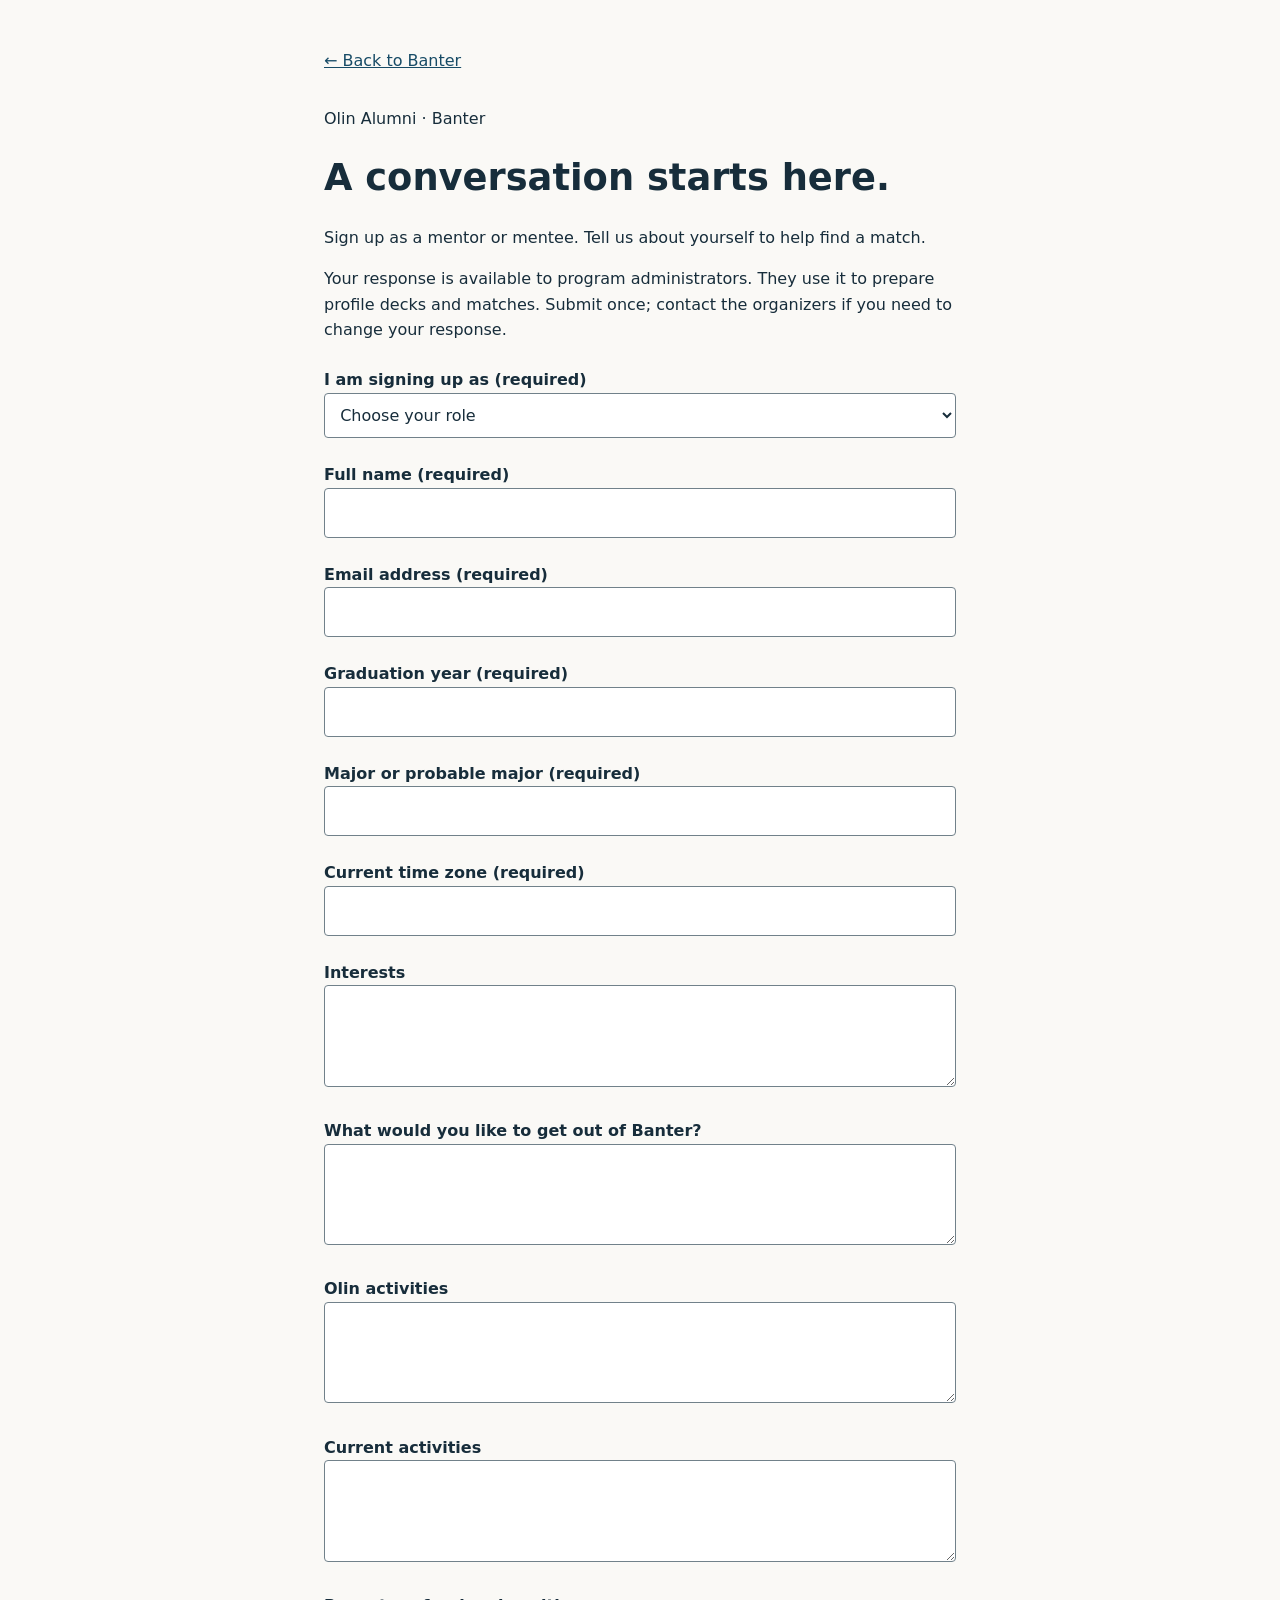
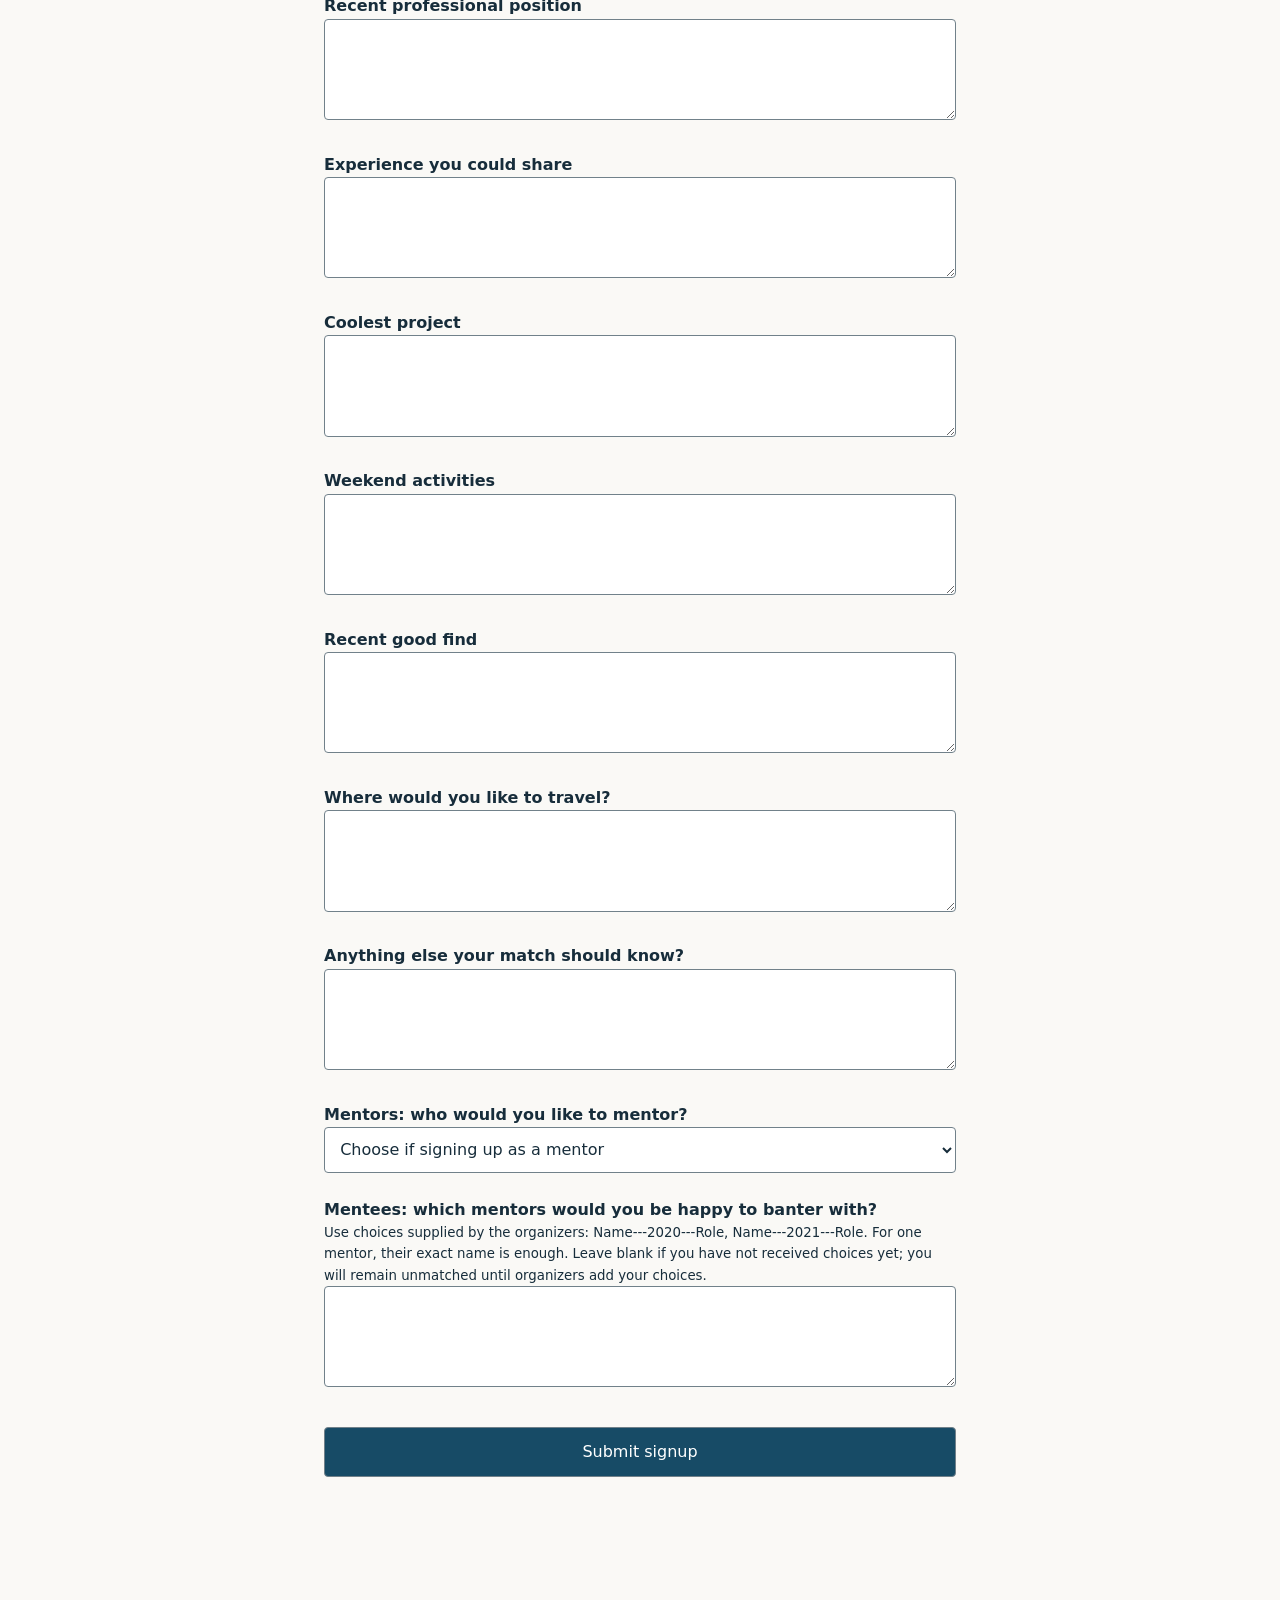
<file: apply/index.html>
<!doctype html>
<html lang="en">
<head>
  <meta charset="utf-8">
  <meta name="viewport" content="width=device-width, initial-scale=1">
  <title>Sign up for Banter · Olin Alumni</title>
  <link rel="shortcut icon" href="https://olinalumni.org/img/favicon.ico">
  <style>
    * { box-sizing: border-box; }
    body { margin: 0; color: #172d3b; background: #faf9f6; font: 1rem/1.6 system-ui, sans-serif; }
    main { max-width: 42rem; margin: 3rem auto; padding: 0 1.25rem 3rem; }
    h1 { font-size: 2.3rem; line-height: 1.2; }
    a.back { display: inline-block; margin-bottom: 1rem; color: #174b66; }
    label { display: block; margin-top: 1.5rem; font-weight: 600; }
    input, select, textarea, button { font: inherit; width: 100%; padding: .7rem; border: 1px solid #71818a; border-radius: .25rem; }
    input, select, textarea { background: white; color: #172d3b; }
    textarea { resize: vertical; }
    button { margin-top: 2rem; background: #174b66; color: white; cursor: pointer; min-height: 48px; }
    button:disabled { opacity: .65; cursor: wait; }
    :focus-visible { outline: 3px solid #ad5300; outline-offset: 3px; }
    small { display: block; }
    #status { min-height: 3rem; }
    #form-error { display: none; color: #a00; font-weight: 600; margin-top: 1rem; }
    #form-error:not(:empty) { display: block; }
    #closed-notice { display: none; background: #fff3e0; border: 1px solid #d98c00; border-radius: .25rem; padding: 1rem; margin-top: 1.5rem; }
  </style>
</head>
<body>
<main>
  <a class="back" href="../">&larr; Back to Banter</a>
  <p>Olin Alumni · Banter</p>
  <h1>A conversation starts here.</h1>
  <p>Sign up as a mentor or mentee. Tell us about yourself to help find a match.</p>
  <p>Your response is available to program administrators. They use it to prepare profile decks and matches. Submit once; contact the organizers if you need to change your response.</p>

  <div id="closed-notice" role="alert">
    <p><strong>Applications for this role are closed.</strong> <span id="closed-detail"></span> Email <a href="mailto:banter@olin.edu">banter@olin.edu</a> if you'd still like to join — we sometimes have room.</p>
  </div>

  <noscript>This form requires JavaScript to submit.</noscript>
  <form id="signup-form" method="post">
    <label for="cohort">I am signing up as (required)</label>
    <select id="cohort" name="cohort" required>
      <option value="">Choose your role</option>
      <option value="mentor_alums">Alumni mentor</option>
      <option value="young_alums">Recent alumni mentee</option>
      <option value="students">Student mentee</option>
    </select>
    <label for="field-0">Full name (required)</label>
    <input id="field-0" name="Name" type="text" maxlength="200" required>
    <label for="field-1">Email address (required)</label>
    <input id="field-1" name="Email Address" type="email" maxlength="254" required>
    <label for="field-2">Graduation year (required)</label>
    <input id="field-2" name="Year of Graduation" type="text" maxlength="4" required>
    <label for="field-3">Major or probable major (required)</label>
    <input id="field-3" name="Major at Olin" type="text" maxlength="200" required>
    <label for="field-4">Current time zone (required)</label>
    <input id="field-4" name="What is your current time zone?" type="text" maxlength="100" required>
    <label for="field-5">Interests</label>
    <textarea id="field-5" name="My interests include..." maxlength="4000" rows="3"></textarea>
    <label for="field-6">What would you like to get out of Banter?</label>
    <textarea id="field-6" name="What do you want to get out of Banter?" maxlength="4000" rows="3"></textarea>
    <label for="field-7">Olin activities</label>
    <textarea id="field-7" name="At Olin I was involved in..." maxlength="4000" rows="3"></textarea>
    <label for="field-8">Current activities</label>
    <textarea id="field-8" name="These days I am spending time on..." maxlength="4000" rows="3"></textarea>
    <label for="field-9">Recent professional position</label>
    <textarea id="field-9" name="Recent Professional Position" maxlength="4000" rows="3"></textarea>
    <label for="field-10">Experience you could share</label>
    <textarea id="field-10" name="What interests and experiences do you have that you could share? " maxlength="4000" rows="3"></textarea>
    <label for="field-11">Coolest project</label>
    <textarea id="field-11" name="My coolest project was (or is)..." maxlength="4000" rows="3"></textarea>
    <label for="field-12">Weekend activities</label>
    <textarea id="field-12" name="On the weekends I like to..." maxlength="4000" rows="3"></textarea>
    <label for="field-13">Recent good find</label>
    <textarea id="field-13" name="My most recent &quot;good find&quot; was ..." maxlength="4000" rows="3"></textarea>
    <label for="field-14">Where would you like to travel?</label>
    <textarea id="field-14" name="If I could travel anywhere I would go to..." maxlength="4000" rows="3"></textarea>
    <label for="field-15">Anything else your match should know?</label>
    <textarea id="field-15" name="Anything else you want your match to know?" maxlength="4000" rows="3"></textarea>
    <label for="preference">Mentors: who would you like to mentor?</label>
    <select id="preference" name="I want my mentee to be...">
      <option value="">Choose if signing up as a mentor</option>
      <option>An Olin Student</option>
      <option>A recent alum</option>
      <option>Either (but only one mentee)</option>
    </select>
    <label for="choices">Mentees: which mentors would you be happy to banter with?</label>
    <small id="choices-help">Use choices supplied by the organizers: Name---2020---Role, Name---2021---Role. For one mentor, their exact name is enough. Leave blank if you have not received choices yet; you will remain unmatched until organizers add your choices.</small>
    <textarea id="choices" name="Which alumni would you be happy to banter with?" maxlength="4000" rows="3" aria-describedby="choices-help"></textarea>
    <button id="submit" type="submit" disabled>Submit signup</button>
    <p id="status" role="status" aria-live="polite" tabindex="-1"></p>
    <p id="form-error" role="alert" tabindex="-1"></p>
  </form>
</main>
<script type="module">
  import { SUPABASE_URL, ANON_KEY, loadCycle, todayET } from '../js/banter.js';

  const form = document.getElementById('signup-form');
  const status = document.getElementById('status');
  const errorBox = document.getElementById('form-error');
  const button = document.getElementById('submit');
  const cohort = document.getElementById('cohort');
  const preference = document.getElementById('preference');
  const closedNotice = document.getElementById('closed-notice');

  const closedDetail = document.getElementById('closed-detail');

  cohort.addEventListener('change', () => {
    preference.required = cohort.value === 'mentor_alums';
    checkGate();
  });

  // Prefill from the timeline's ?cohort= links (e.g. ?cohort=mentor_alums).
  const preselect = new URLSearchParams(location.search).get('cohort');
  if (preselect && cohort.querySelector(`option[value="${CSS.escape(preselect)}"]`)) {
    cohort.value = preselect;
    cohort.dispatchEvent(new Event('change'));
  }

  // Per-cohort deadline gate, keyed by whichever role is currently selected.
  // submit-response (v3+) enforces the same window server-side; this is UX
  // only, so a stale tab can't actually get past the real check. Fail open
  // on a config-load error — don't block a legitimate applicant over an
  // unrelated network hiccup; the server-side gate is unaffected either way.
  let cycleData = null;

  function checkGate() {
    const role = cohort.value;
    if (!role || !cycleData) {
      form.hidden = false;
      closedNotice.style.display = 'none';
      return true;
    }
    const d = cycleData.deadlines?.[role];
    const today = todayET();
    // Mentee windows open on first deck approval, so a missing `open` means
    // "not yet open" — their milestones only supply a close date. Mentor
    // windows are plain dates: no entry or no `open` means unrestricted.
    const mentee = role === 'students' || role === 'young_alums';
    const isOpen = mentee
      ? !!(d?.open && today >= d.open && (!d.close || today <= d.close))
      : !d || ((!d.open || today >= d.open) && (!d.close || today <= d.close));
    form.hidden = !isOpen;
    closedNotice.style.display = isOpen ? 'none' : 'block';
    if (!isOpen) {
      closedDetail.textContent = (d?.close && today > d.close)
        ? `This deadline closed on ${d.close}.`
        : d?.open ? `This opens ${d.open}.` : 'This window has not opened yet.';
    }
    return isOpen;
  }

  loadCycle().then((cycle) => {
    cycleData = cycle;
    checkGate();
  }).catch(() => {});

  form.addEventListener('submit', async (event) => {
    event.preventDefault();
    if (!checkGate()) return;
    if (!form.reportValidity()) return;
    errorBox.textContent = '';
    const data = new FormData(form);
    const raw = {};
    for (const [key, value] of data) {
      if (key !== 'cohort') raw[key] = value.trim();
    }
    if (!raw.Name || !/^[^\s@]+@[^\s@]+\.[^\s@]+$/.test(raw['Email Address'])) {
      errorBox.textContent = 'Enter your name and a valid email address.';
      errorBox.focus();
      return;
    }
    const body = JSON.stringify({ cohort: data.get('cohort'), raw });
    if (new TextEncoder().encode(body).length > 32768) {
      errorBox.textContent = 'Your response is too long. Please shorten the text fields.';
      errorBox.focus();
      return;
    }
    button.disabled = true;
    status.textContent = 'Submitting your signup…';
    try {
      const response = await fetch(`${SUPABASE_URL}/functions/v1/submit-response`, {
        method: 'POST',
        headers: {
          'Content-Type': 'application/json',
          apikey: ANON_KEY,
          Authorization: `Bearer ${ANON_KEY}`,
        },
        body,
        signal: AbortSignal.timeout(20000),
      });
      const result = await response.json().catch(() => ({}));
      if (!response.ok || !result.success) {
        status.textContent = '';
        errorBox.textContent = result.error
          || 'We could not confirm your signup. Your entries are still here. Please try again, or contact the organizers if this continues.';
        errorBox.focus();
        return;
      }
      status.textContent = 'Thank you. Your signup has been received. If you submitted before, your original response is kept. Contact the organizers for changes.';
      form.reset();
      preference.required = false;
      status.focus();
    } catch {
      status.textContent = '';
      errorBox.textContent = 'We could not confirm your signup. Your entries are still here. Please try again, or contact the organizers if this continues.';
      errorBox.focus();
    } finally {
      button.disabled = false;
    }
  });

  button.disabled = false;
</script>
</body>
</html>
</file>
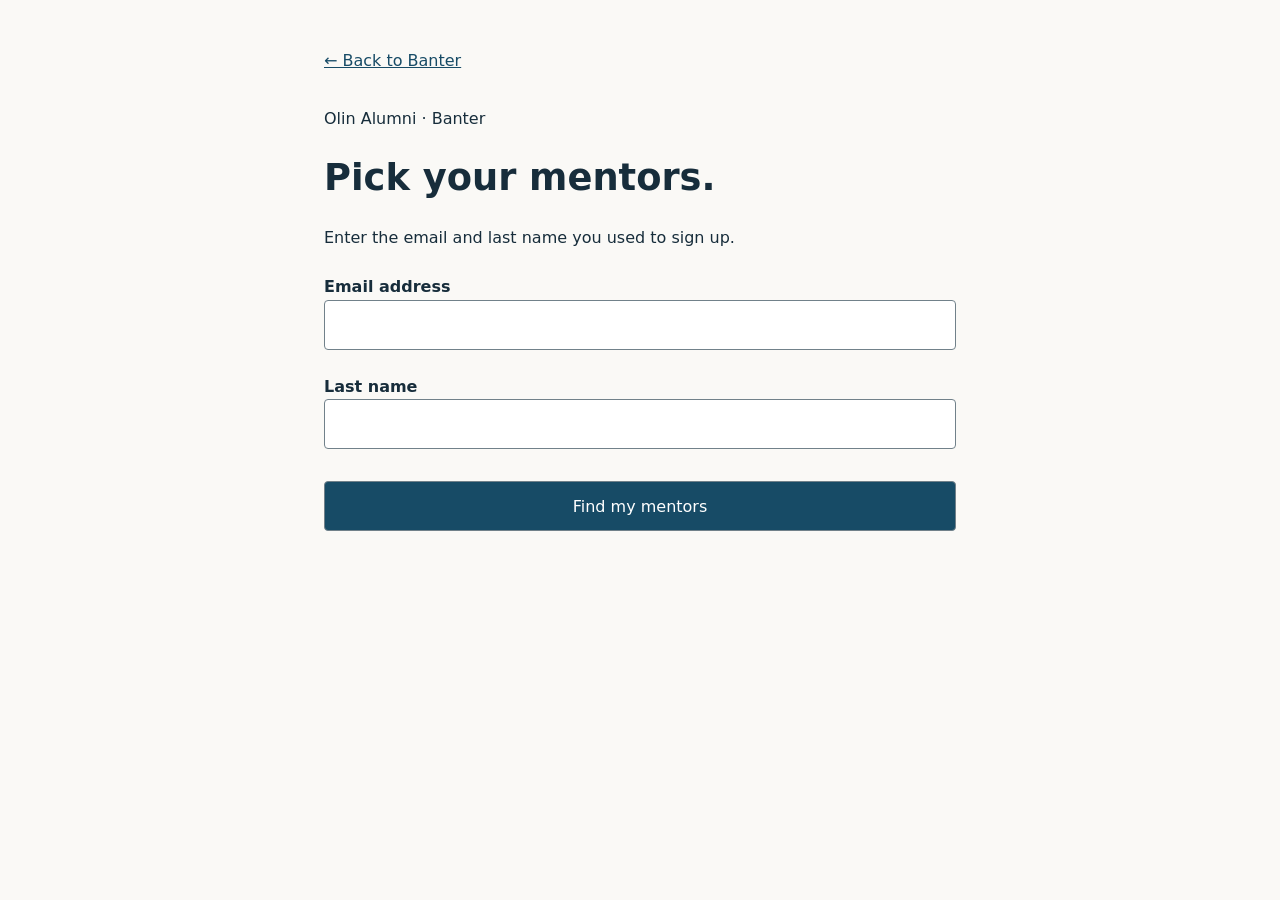
<file: choices/index.html>
<!doctype html>
<html lang="en">
<head>
  <meta charset="utf-8">
  <meta name="viewport" content="width=device-width, initial-scale=1">
  <title>Pick your mentors · Banter · Olin Alumni</title>
  <link rel="shortcut icon" href="https://olinalumni.org/img/favicon.ico">
  <style>
    * { box-sizing: border-box; }
    body { margin: 0; color: #172d3b; background: #faf9f6; font: 1rem/1.6 system-ui, sans-serif; }
    main { max-width: 42rem; margin: 3rem auto; padding: 0 1.25rem 3rem; }
    h1 { font-size: 2.3rem; line-height: 1.2; }
    a.back { display: inline-block; margin-bottom: 1rem; color: #174b66; }
    label { display: block; margin-top: 1.5rem; font-weight: 600; }
    input, select, button { font: inherit; width: 100%; padding: .7rem; border: 1px solid #71818a; border-radius: .25rem; }
    input, select { background: white; color: #172d3b; }
    button { margin-top: 2rem; background: #174b66; color: white; cursor: pointer; min-height: 48px; }
    button:disabled { opacity: .65; cursor: wait; }
    :focus-visible { outline: 3px solid #ad5300; outline-offset: 3px; }
    small { display: block; }
    ul#mentors { list-style: none; padding: 0; margin: 1rem 0; }
    ul#mentors li { display: flex; align-items: center; gap: 1rem; padding: .6rem 0; border-bottom: 1px solid #ddd; }
    ul#mentors li .name { flex: 1; }
    ul#mentors li select { width: 5.5rem; margin: 0; }
    #status { min-height: 3rem; }
    #form-error, #lookup-error { display: none; color: #a00; font-weight: 600; margin-top: 1rem; }
    #form-error:not(:empty), #lookup-error:not(:empty) { display: block; }
    #closed-notice { display: none; background: #fff3e0; border: 1px solid #d98c00; border-radius: .25rem; padding: 1rem; margin-top: 1.5rem; }
  </style>
</head>
<body>
<main>
  <a class="back" href="../">&larr; Back to Banter</a>
  <p>Olin Alumni · Banter</p>
  <h1>Pick your mentors.</h1>

  <div id="lookup">
    <p>Enter the email and last name you used to sign up.</p>
    <form id="lookup-form">
      <label for="lookup-email">Email address</label>
      <input id="lookup-email" type="email" autocomplete="email" required>
      <label for="lookup-surname">Last name</label>
      <input id="lookup-surname" type="text" autocomplete="family-name" required>
      <button id="lookup-submit" type="submit">Find my mentors</button>
      <p id="lookup-status" role="status" aria-live="polite" tabindex="-1"></p>
      <p id="lookup-error" role="alert" tabindex="-1"></p>
    </form>
  </div>

  <div id="loaded" style="display:none">
    <p>Rank the mentors you'd be happy to banter with, 1 for your top choice. You can change this until the
      deadline below by re-entering your email and last name here.</p>
    <p id="mentee-line"></p>

    <div id="closed-notice" role="alert">
      <p><strong>Mentor selection is closed.</strong> Email <a href="mailto:banter@olin.edu">banter@olin.edu</a>
        if you still need to submit.</p>
    </div>

    <noscript>This form requires JavaScript to submit.</noscript>
    <form id="choices-form">
      <small id="rank-help">Give each mentor you'd like a unique rank starting at 1, with no gaps. Leave the rest
        blank.</small>
      <ul id="mentors" aria-describedby="rank-help"></ul>
      <button id="submit" type="submit" disabled>Submit my choices</button>
      <p id="status" role="status" aria-live="polite" tabindex="-1"></p>
      <p id="form-error" role="alert" tabindex="-1"></p>
    </form>
  </div>
</main>
<script type="module">
  import { SUPABASE_URL, ANON_KEY } from '../js/banter.js';

  const lookupDiv = document.getElementById('lookup');
  const lookupForm = document.getElementById('lookup-form');
  const lookupStatus = document.getElementById('lookup-status');
  const lookupError = document.getElementById('lookup-error');
  const lookupSubmit = document.getElementById('lookup-submit');

  const loaded = document.getElementById('loaded');
  const menteeLine = document.getElementById('mentee-line');
  const closedNotice = document.getElementById('closed-notice');
  const form = document.getElementById('choices-form');
  const list = document.getElementById('mentors');
  const status = document.getElementById('status');
  const errorBox = document.getElementById('form-error');
  const button = document.getElementById('submit');

  // Set once a lookup succeeds; the final submit re-sends them since the
  // backend has no session of its own -- every request re-proves identity.
  let session = null;

  async function callChoices(payload) {
    const res = await fetch(`${SUPABASE_URL}/functions/v1/choices`, {
      method: 'POST',
      headers: { 'Content-Type': 'application/json', apikey: ANON_KEY, Authorization: `Bearer ${ANON_KEY}` },
      body: JSON.stringify(payload),
      signal: AbortSignal.timeout(20000),
    });
    const body = await res.json().catch(() => ({}));
    return { ok: res.ok, status: res.status, body };
  }

  lookupForm.addEventListener('submit', async (event) => {
    event.preventDefault();
    lookupError.textContent = '';
    const email = document.getElementById('lookup-email').value.trim();
    const surname = document.getElementById('lookup-surname').value.trim();
    if (!email || !surname) {
      lookupError.textContent = 'Enter your email and last name.';
      lookupError.focus();
      return;
    }

    lookupSubmit.disabled = true;
    lookupStatus.textContent = 'Looking you up…';
    let result;
    try {
      result = await callChoices({ email, surname });
    } catch {
      lookupStatus.textContent = '';
      lookupError.textContent = "We couldn't reach the server. Please try again.";
      lookupError.focus();
      lookupSubmit.disabled = false;
      return;
    }
    lookupStatus.textContent = '';

    if (!result.ok) {
      lookupError.textContent = result.body.error || "We couldn't find a signup with that email and last name.";
      lookupError.focus();
      lookupSubmit.disabled = false;
      return;
    }

    session = { email, surname };
    renderRoster(result.body);
    lookupDiv.style.display = 'none';
    loaded.style.display = 'block';
  });

  function renderRoster(body) {
    const mentors = body.mentors || [];
    menteeLine.textContent = `Hi ${body.mentee?.name || 'there'}. Deadline: `
      + (body.window?.close ? body.window.close : 'not set');

    const rankByMentor = {};
    (body.current || []).forEach((id, i) => { rankByMentor[id] = i + 1; });

    list.innerHTML = '';
    for (const m of mentors) {
      const li = document.createElement('li');
      const span = document.createElement('span');
      span.className = 'name';
      span.textContent = `${m.name} '${String(m.grad_year).slice(-2)}`;
      const select = document.createElement('select');
      select.dataset.id = m.id;
      select.setAttribute('aria-label', `Rank for ${m.name}`);
      const blank = document.createElement('option');
      blank.value = '';
      blank.textContent = '—';
      select.appendChild(blank);
      for (let r = 1; r <= mentors.length; r++) {
        const opt = document.createElement('option');
        opt.value = String(r);
        opt.textContent = String(r);
        select.appendChild(opt);
      }
      if (rankByMentor[m.id]) select.value = String(rankByMentor[m.id]);
      li.append(span, select);
      list.appendChild(li);
    }

    button.disabled = false;
  }

  form.addEventListener('submit', async (event) => {
    event.preventDefault();
    errorBox.textContent = '';
    const picks = [...list.querySelectorAll('select')]
      .map((s) => ({ id: s.dataset.id, rank: s.value ? Number(s.value) : null }))
      .filter((p) => p.rank !== null);

    if (!picks.length) {
      errorBox.textContent = 'Rank at least one mentor.';
      errorBox.focus();
      return;
    }
    const ranks = picks.map((p) => p.rank).sort((a, b) => a - b);
    const contiguous = ranks.every((r, i) => r === i + 1);
    const unique = new Set(ranks).size === ranks.length;
    if (!unique || !contiguous) {
      errorBox.textContent = 'Ranks must be unique, starting at 1 with no gaps.';
      errorBox.focus();
      return;
    }

    picks.sort((a, b) => a.rank - b.rank);
    const choices = picks.map((p) => p.id);
    const requestBody = JSON.stringify({ ...session, choices });
    if (new TextEncoder().encode(requestBody).length > 32768) {
      errorBox.textContent = 'Your selection is too long.';
      errorBox.focus();
      return;
    }

    button.disabled = true;
    status.textContent = 'Submitting your choices…';
    let result;
    try {
      result = await callChoices({ ...session, choices });
    } catch {
      status.textContent = '';
      errorBox.textContent = 'We could not confirm your choices. Please try again, or contact the organizers if this continues.';
      errorBox.focus();
      button.disabled = false;
      return;
    }

    if (result.status === 403) {
      status.textContent = '';
      form.style.display = 'none';
      closedNotice.style.display = 'block';
      return;
    }
    if (!result.ok || !result.body.success) {
      status.textContent = '';
      errorBox.textContent = result.body.error
        || 'We could not confirm your choices. Please try again, or contact the organizers if this continues.';
      errorBox.focus();
      button.disabled = false;
      return;
    }
    status.textContent = 'Thank you. Your choices have been recorded. You may revise them until the deadline.';
    status.focus();
    button.disabled = false;
  });
</script>
</body>
</html>
</file>
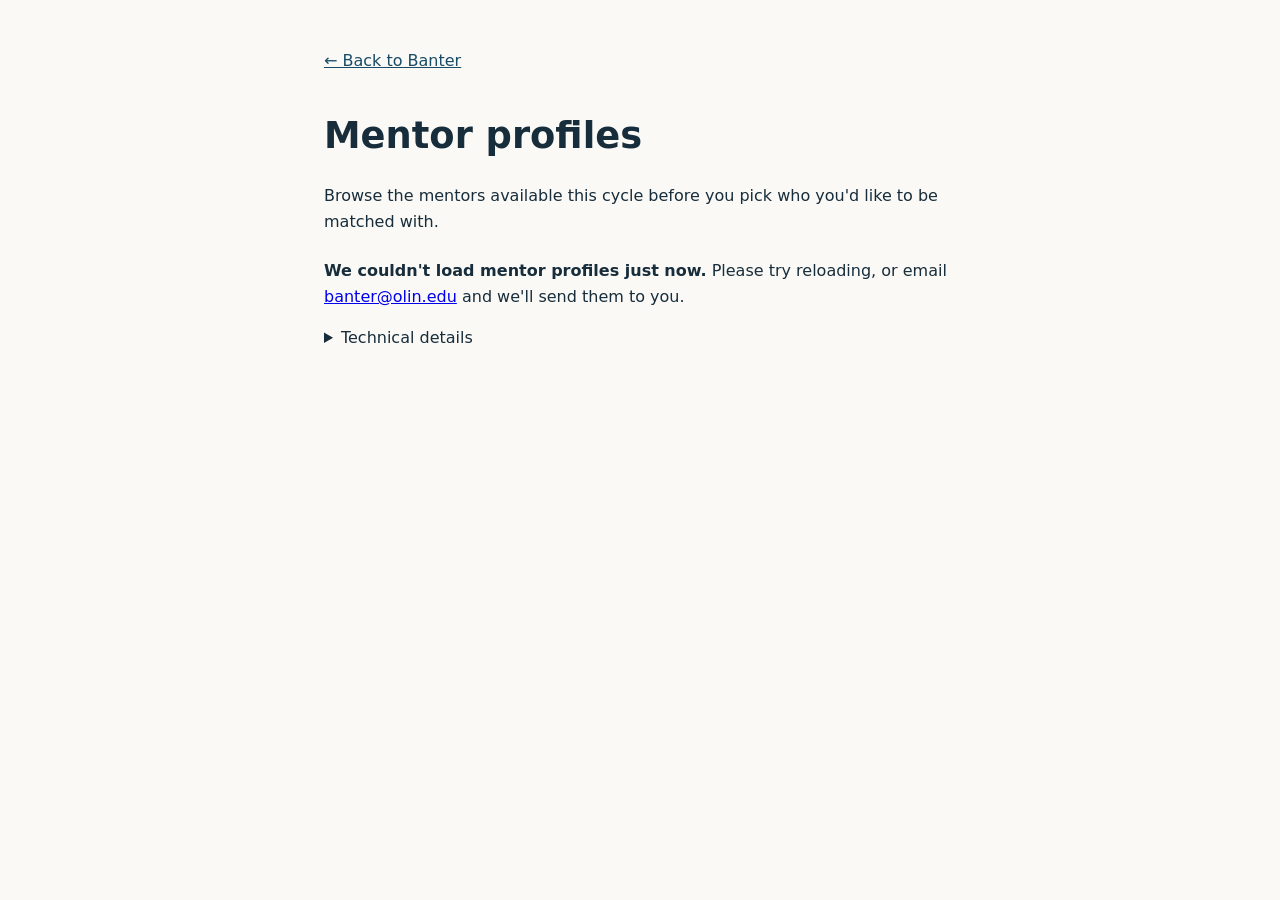
<file: decks/index.html>
<!doctype html>
<html lang="en">
<head>
  <meta charset="utf-8">
  <meta name="viewport" content="width=device-width, initial-scale=1">
  <title>Mentor profiles · Banter · Olin Alumni</title>
  <link rel="shortcut icon" href="https://olinalumni.org/img/favicon.ico">
  <style>
    * { box-sizing: border-box; }
    body { margin: 0; color: #172d3b; background: #faf9f6; font: 1rem/1.6 system-ui, sans-serif; }
    main { max-width: 42rem; margin: 3rem auto; padding: 0 1.25rem 3rem; }
    h1 { font-size: 2.3rem; line-height: 1.2; }
    a.back { display: inline-block; margin-bottom: 1rem; color: #174b66; }
    ul#deck-list { list-style: none; padding: 0; margin: 1.5rem 0; }
    ul#deck-list li { margin-bottom: .75rem; }
    a.deck-link { display: block; padding: .9rem 1rem; border: 1px solid #71818a; border-radius: .25rem;
      color: #172d3b; text-decoration: none; background: white; }
    a.deck-link:hover { background: #f2f2f2; }
    a.deck-link .audience { display: block; font-size: .85rem; color: #5a6b74; margin-top: .15rem; }
    #status { min-height: 1.5rem; }
    #empty, #error { display: none; }
  </style>
</head>
<body>
<main>
  <a class="back" href="../">&larr; Back to Banter</a>
  <h1>Mentor profiles</h1>
  <p>Browse the mentors available this cycle before you pick who you'd like to be matched with.</p>

  <p id="status" role="status" aria-live="polite">Loading mentor profiles&hellip;</p>
  <ul id="deck-list" aria-live="polite"></ul>

  <p id="empty">No mentor profiles are published yet. Check back after mentor profiles go public, or email
    <a href="mailto:banter@olin.edu">banter@olin.edu</a>.</p>

  <p id="error" role="alert">
    <strong>We couldn't load mentor profiles just now.</strong>
    Please try reloading, or email <a href="mailto:banter@olin.edu">banter@olin.edu</a> and we'll send them to you.
    <details><summary>Technical details</summary><code id="error-detail"></code></details>
  </p>
</main>
<script type="module">
  import { SUPABASE_URL, ANON_KEY, SAFE_HREF } from '../js/banter.js';

  const status = document.getElementById('status');
  const list = document.getElementById('deck-list');
  const empty = document.getElementById('empty');
  const errorBox = document.getElementById('error');

  const cohort = new URLSearchParams(location.search).get('cohort');
  // Mentee cohorts map straight onto the function's `audience` field;
  // a mentor visiting this page (or no cohort at all) sees everything.
  const audience = cohort === 'students' || cohort === 'young_alums' ? cohort : null;

  try {
    const res = await fetch(`${SUPABASE_URL}/functions/v1/mentor-decks`, {
      headers: { apikey: ANON_KEY, Authorization: `Bearer ${ANON_KEY}` },
    });
    if (!res.ok) throw new Error(`Supabase ${res.status}`);
    const body = await res.json();
    const decks = (body.decks || []).filter((d) => !audience || d.audience === audience);

    status.hidden = true;
    if (!decks.length) {
      empty.style.display = 'block';
    } else {
      let shown = 0;
      for (const d of decks) {
        if (!SAFE_HREF.test(d.url || '')) continue;
        const li = document.createElement('li');
        const a = document.createElement('a');
        a.className = 'deck-link';
        a.href = d.url;
        a.download = '';
        a.textContent = d.name;
        const span = document.createElement('span');
        span.className = 'audience';
        span.textContent = d.audience === 'students' ? 'For current students'
          : d.audience === 'young_alums' ? 'For recent alumni' : d.audience;
        a.appendChild(span);
        li.appendChild(a);
        list.appendChild(li);
        shown++;
      }
      if (!shown) empty.style.display = 'block';
    }
  } catch (err) {
    status.hidden = true;
    errorBox.style.display = 'block';
    document.getElementById('error-detail').textContent = String(err);
  }
</script>
</body>
</html>
</file>
<file: css/banterstyle.css>
table{border-collapse:collapse;border-spacing:0;max-width:685px;margin:auto;}
.pure-table{empty-cells:show;border:1px solid #cbcbcb}.pure-table caption{color:#000;font:italic 85%/1 arial,sans-serif;padding:1em 0;text-align:center}.pure-table td,.pure-table th{border-left:1px solid #cbcbcb;border-width:0 0 0 1px;font-size:inherit;margin:0;overflow:visible;padding:.5em 1em}.pure-table td:first-child,.pure-table th:first-child{border-left-width:0}.pure-table thead{background-color:#e0e0e0;color:#000;text-align:left;vertical-align:bottom}.pure-table td{background-color:transparent}.pure-table-odd td,.pure-table-striped tr:nth-child(2n-1) td{background-color:#f2f2f2}.pure-table-bordered td{border-bottom:1px solid #cbcbcb}.pure-table-bordered tbody>tr:last-child>td{border-bottom-width:0}.pure-table-horizontal td,.pure-table-horizontal th{border-width:0 0 1px;border-bottom:1px solid #cbcbcb}.pure-table-horizontal tbody>tr:last-child>td{border-bottom-width:0}
.past {
  text-decoration: line-through;
}
.current {
  background-color: #d2ffd2;
}
.fa {
  padding: 10px;
  font-size: 12px;
  width: 35px;
  text-align: center;
  text-decoration: none;
  margin: 2px 2px;
}
.fa:hover {
  opacity: 0.7;
}
.fa-facebook {
  background: #3B5998;
  color: white;
}
.fa-envelope {
  background: #55ACEE;
  color: white;
}

#faq-body p { white-space: pre-line; }
</file>
